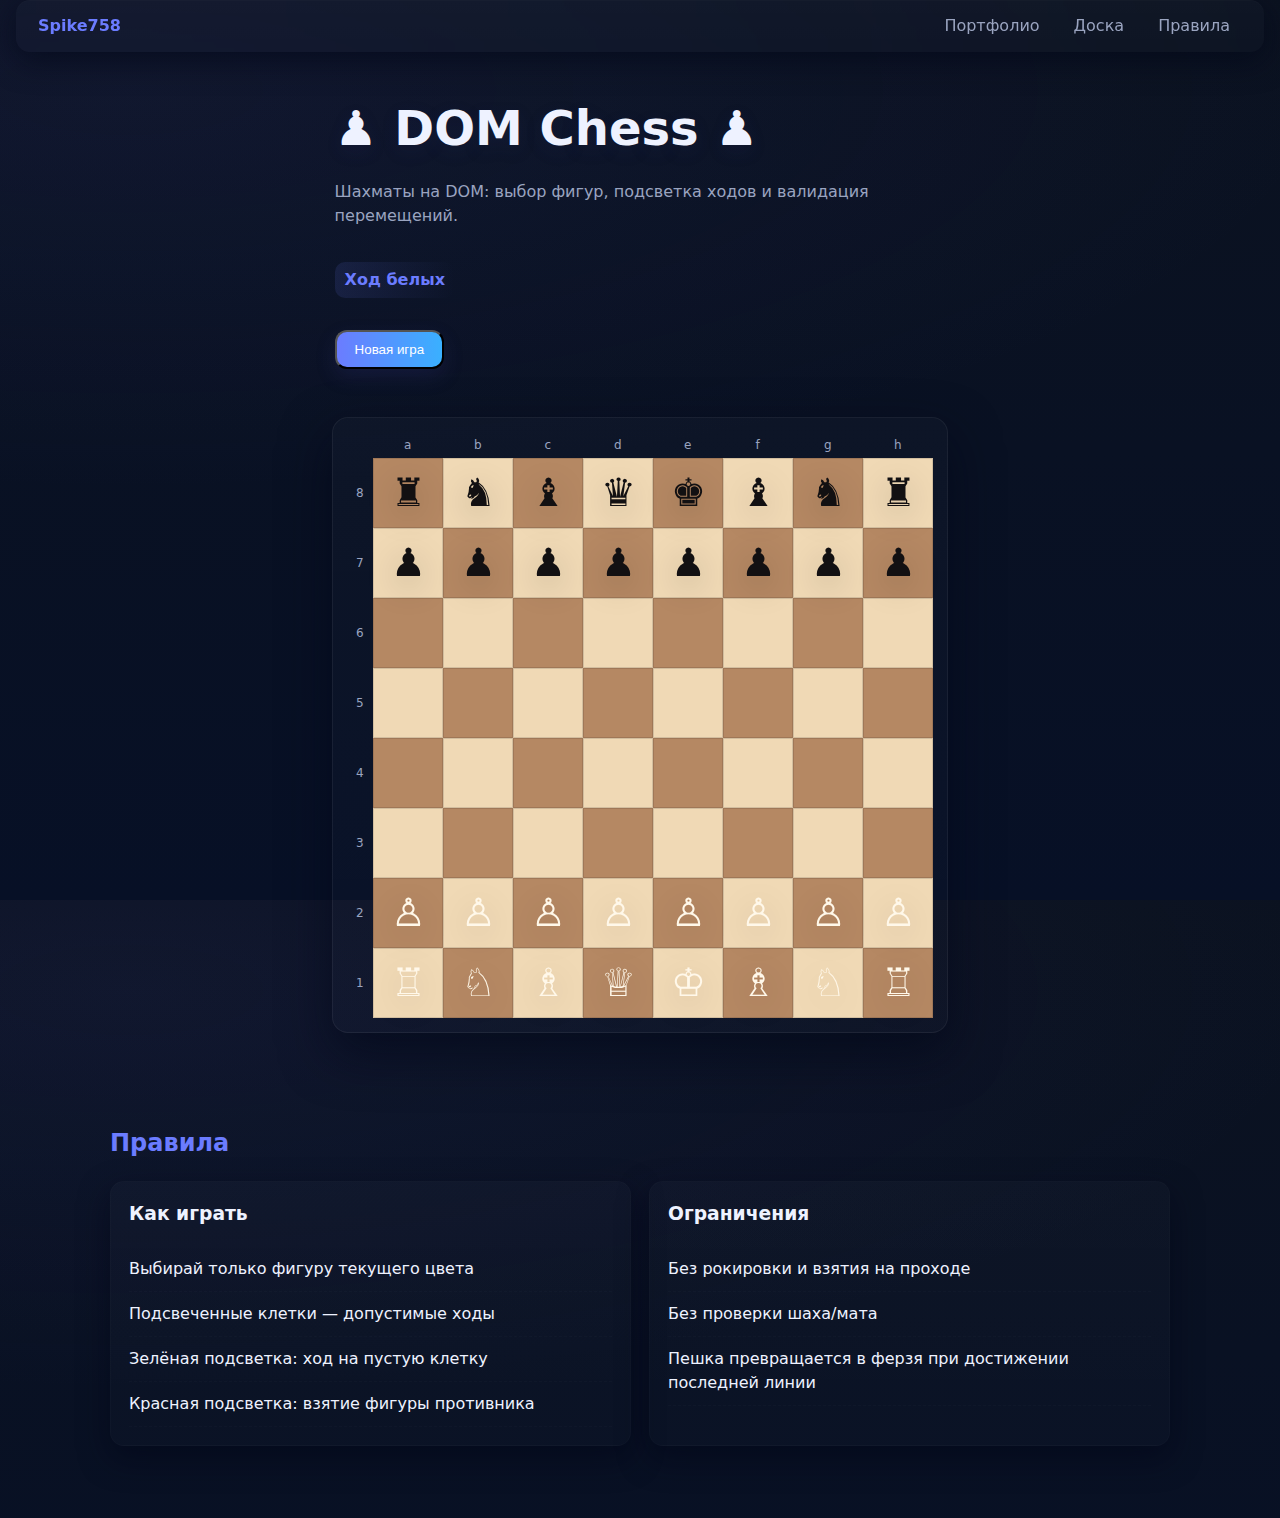
<file: src/chess/index.html>
<!doctype html>
<html lang="ru">
<head>
  <meta charset="utf-8" />
  <meta name="viewport" content="width=device-width, initial-scale=1" />
  <title>DOM Chess — Практическая №5</title>
  <link rel="icon" href="../portfolio/avatar.png" type="image/png">
  <link rel="stylesheet" href="../portfolio/style.css">
  <link rel="stylesheet" href="./css/style.css">
</head>
<body>
  <header>
    <nav class="nav">
      <a class="logo" href="../portfolio/">Spike758</a>
      <ul class="nav__list">
        <li><a href="../portfolio/">Портфолио</a></li>
        <li><a href="#board" class="js-anchor">Доска</a></li>
        <li><a href="#rules" class="js-anchor">Правила</a></li>
      </ul>
    </nav>
  </header>

  <main>
    <section class="hero chess-hero" id="board">
      <div class="hero__content chess-hero__content">
        <div class="hero__text">
          <h1>♟ DOM Chess ♟</h1>
          <p class="lead">Шахматы на DOM: выбор фигур, подсветка ходов и валидация перемещений.</p>
          <div class="roles" id="turnLabel" aria-live="polite">Ход белых</div>
          <div class="chess-actions">
            <button class="btn" type="button" id="newGame">Новая игра</button>
            <div class="chess-hint muted" id="hint" role="status"></div>
          </div>
        </div>

        <div class="hero__avatar chess-boardCard">
          <div class="chess-grid" id="chessGrid" aria-label="Шахматная доска" role="grid"></div>
        </div>
      </div>
    </section>

    <div class="container">
      <section class="section" id="rules">
        <h2>Правила</h2>
        <div class="skills-grid">
          <div class="skill-card">
            <h3>Как играть</h3>
            <ul class="skill-list">
              <li>Выбирай только фигуру текущего цвета</li>
              <li>Подсвеченные клетки — допустимые ходы</li>
              <li>Зелёная подсветка: ход на пустую клетку</li>
              <li>Красная подсветка: взятие фигуры противника</li>
            </ul>
          </div>
          <div class="skill-card">
            <h3>Ограничения</h3>
            <ul class="skill-list">
              <li>Без рокировки и взятия на проходе</li>
              <li>Без проверки шаха/мата</li>
              <li>Пешка превращается в ферзя при достижении последней линии</li>
            </ul>
          </div>
        </div>
      </section>
    </div>
  </main>

  <script src="./js/utils.js" defer></script>
  <script src="./js/pieces.js" defer></script>
  <script src="./js/board.js" defer></script>
  <script src="./js/game.js" defer></script>
</body>
</html>
</file>
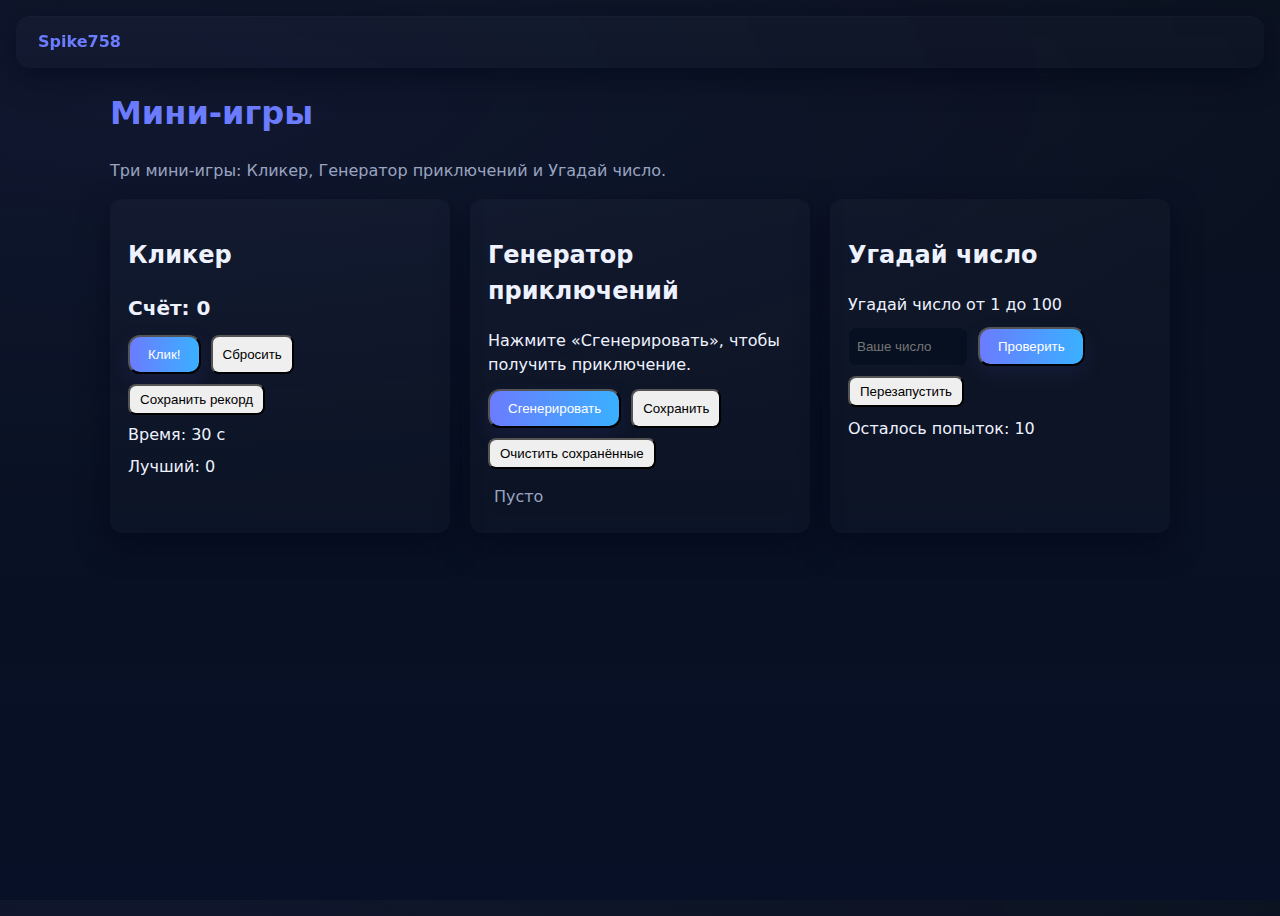
<file: src/minigames/index.html>
<!doctype html>
<html lang="ru">
<head>
  <meta charset="utf-8" />
  <meta name="viewport" content="width=device-width,initial-scale=1" />
  <title>Minigames — Spike758</title>

  <link rel="stylesheet" href="../portfolio/style.css">
  <style>
    
    .games-grid{display:grid;grid-template-columns:repeat(auto-fit,minmax(300px,1fr));gap:20px}
    .game-card{padding:18px;border-radius:12px;background:linear-gradient(180deg, rgba(255,255,255,0.02), rgba(255,255,255,0.01));box-shadow:0 12px 30px rgba(2,6,23,0.55)}
    .game-controls{display:flex;gap:10px;flex-wrap:wrap;margin-top:12px}
    .small{padding:6px 10px;border-radius:8px}
    .score{font-weight:700;font-size:20px;margin-top:8px}
    .saved-list{margin-top:10px;max-height:160px;overflow:auto;padding:6px;border-radius:8px;background:rgba(0,0,0,0.03)}
  </style>
</head>
<body>
  <header class="nav" style="margin:16px">
    <a class="logo" href="https://spike758.github.io/portfolio/">Spike758</a>
    <div></div>
  </header>

  <main class="container">
    <h1 style="color:var(--accent)">Мини‑игры</h1>
    <p class="lead">Три мини‑игры: Кликер, Генератор приключений и Угадай число.</p>

    <div class="games-grid">
     
      <section class="game-card" id="clicker">
        <h2>Кликер</h2>
        <div class="score">Счёт: <span id="click-score">0</span></div>
        <div class="game-controls">
          <button id="click-btn" class="btn">Клик!</button>
          <button id="click-reset" class="small">Сбросить</button>
          <button id="click-save" class="small">Сохранить рекорд</button>
        </div>
        <div style="margin-top:8px">Время: <span id="click-timer">30</span> с</div>
        <div id="click-message" style="margin-top:8px;color:var(--muted)"></div>
        <div style="margin-top:8px">Лучший: <span id="click-best">0</span></div>
      </section>

     
      <section class="game-card" id="adventure">
        <h2>Генератор приключений</h2>
        <div id="adv-text" style="min-height:48px">Нажмите «Сгенерировать», чтобы получить приключение.</div>
        <div class="game-controls">
          <button id="adv-gen" class="btn">Сгенерировать</button>
          <button id="adv-save" class="small">Сохранить</button>
          <button id="adv-clear" class="small">Очистить сохранённые</button>
        </div>
        <div class="saved-list" id="adv-saved"></div>
      </section>

    
      <section class="game-card" id="guess">
        <h2>Угадай число</h2>
        <div>Угадай число от 1 до 100</div>
        <div class="game-controls" style="margin-top:10px">
          <input id="guess-input" type="number" min="1" max="100" placeholder="Ваше число" style="padding:8px;border-radius:8px;border:1px solid rgba(255,255,255,0.03);width:120px">
          <button id="guess-submit" class="btn">Проверить</button>
          <button id="guess-restart" class="small">Перезапустить</button>
        </div>
        <div id="guess-message" style="margin-top:10px;color:var(--muted)"></div>
        <div style="margin-top:8px">Осталось попыток: <span id="guess-left">10</span></div>
      </section>
    </div>

  </main>

  <script src="./minigames.js"></script>
</body>
</html>
</file>
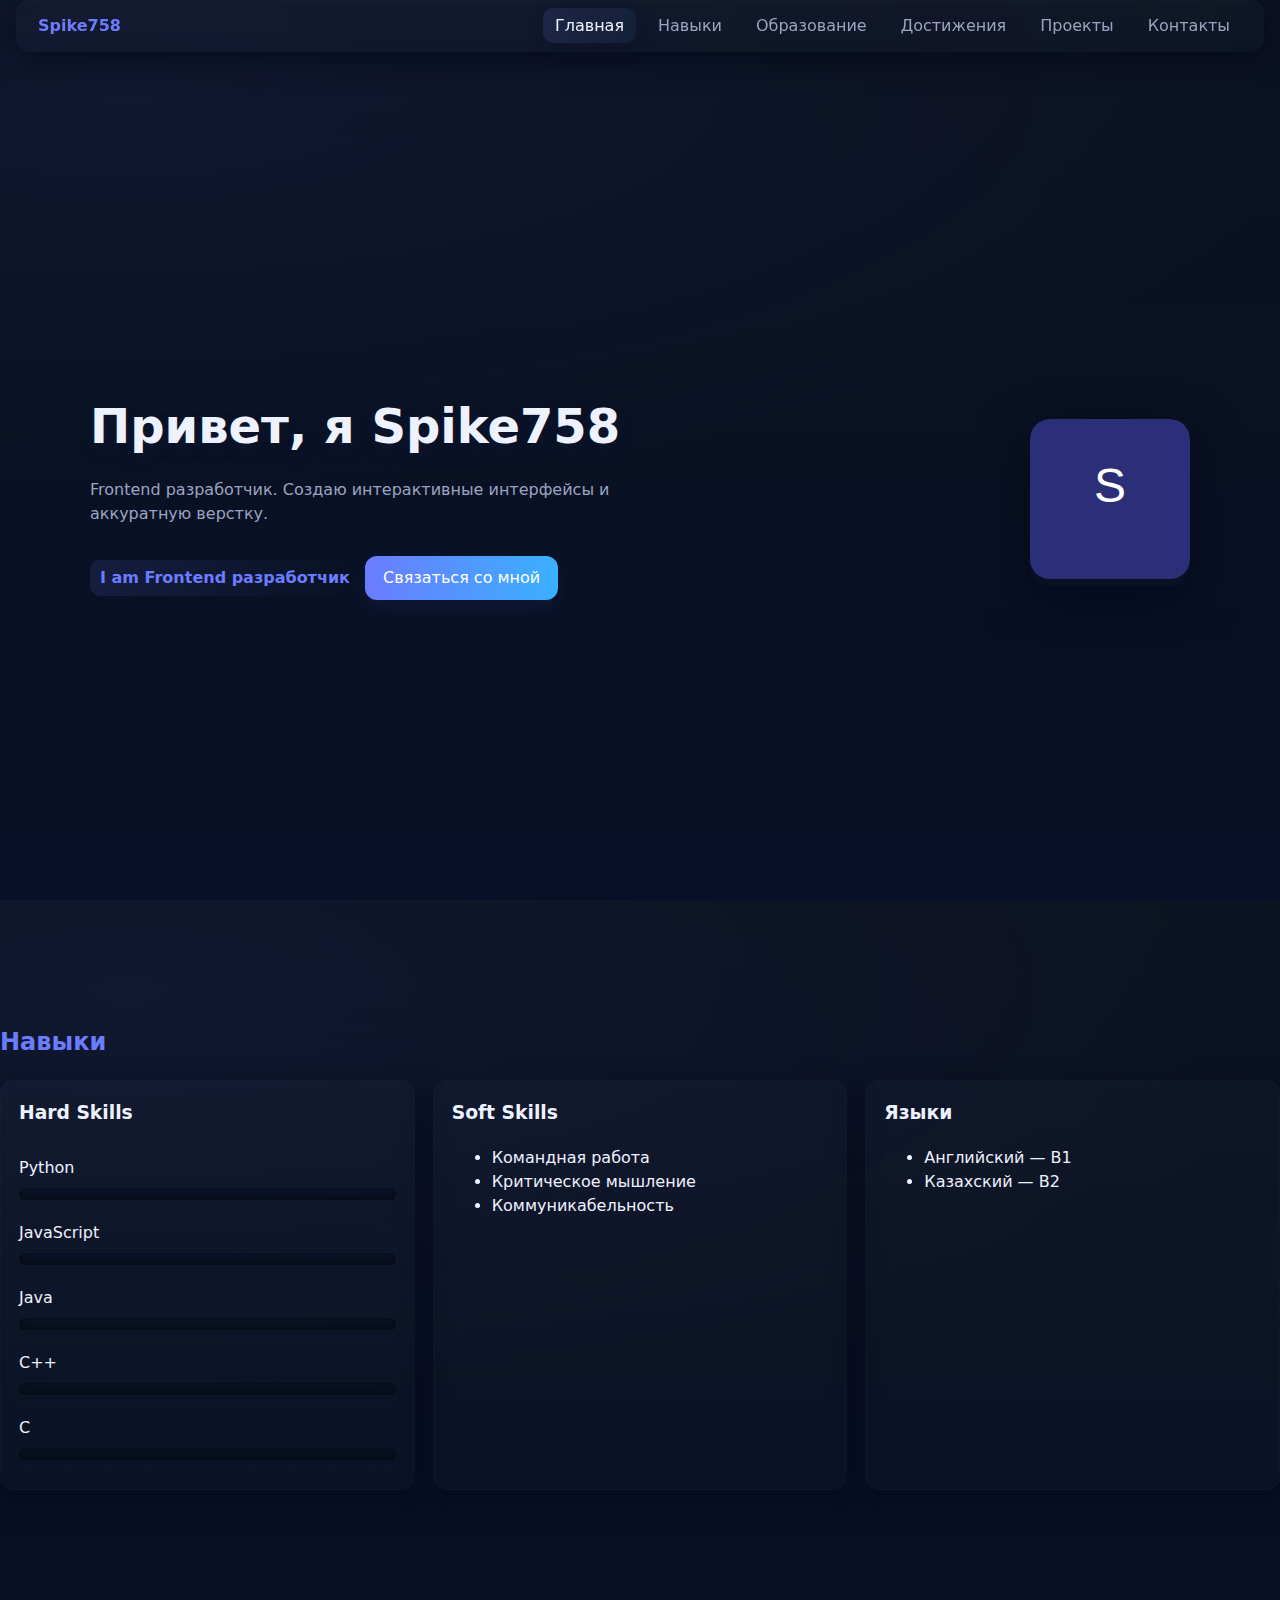
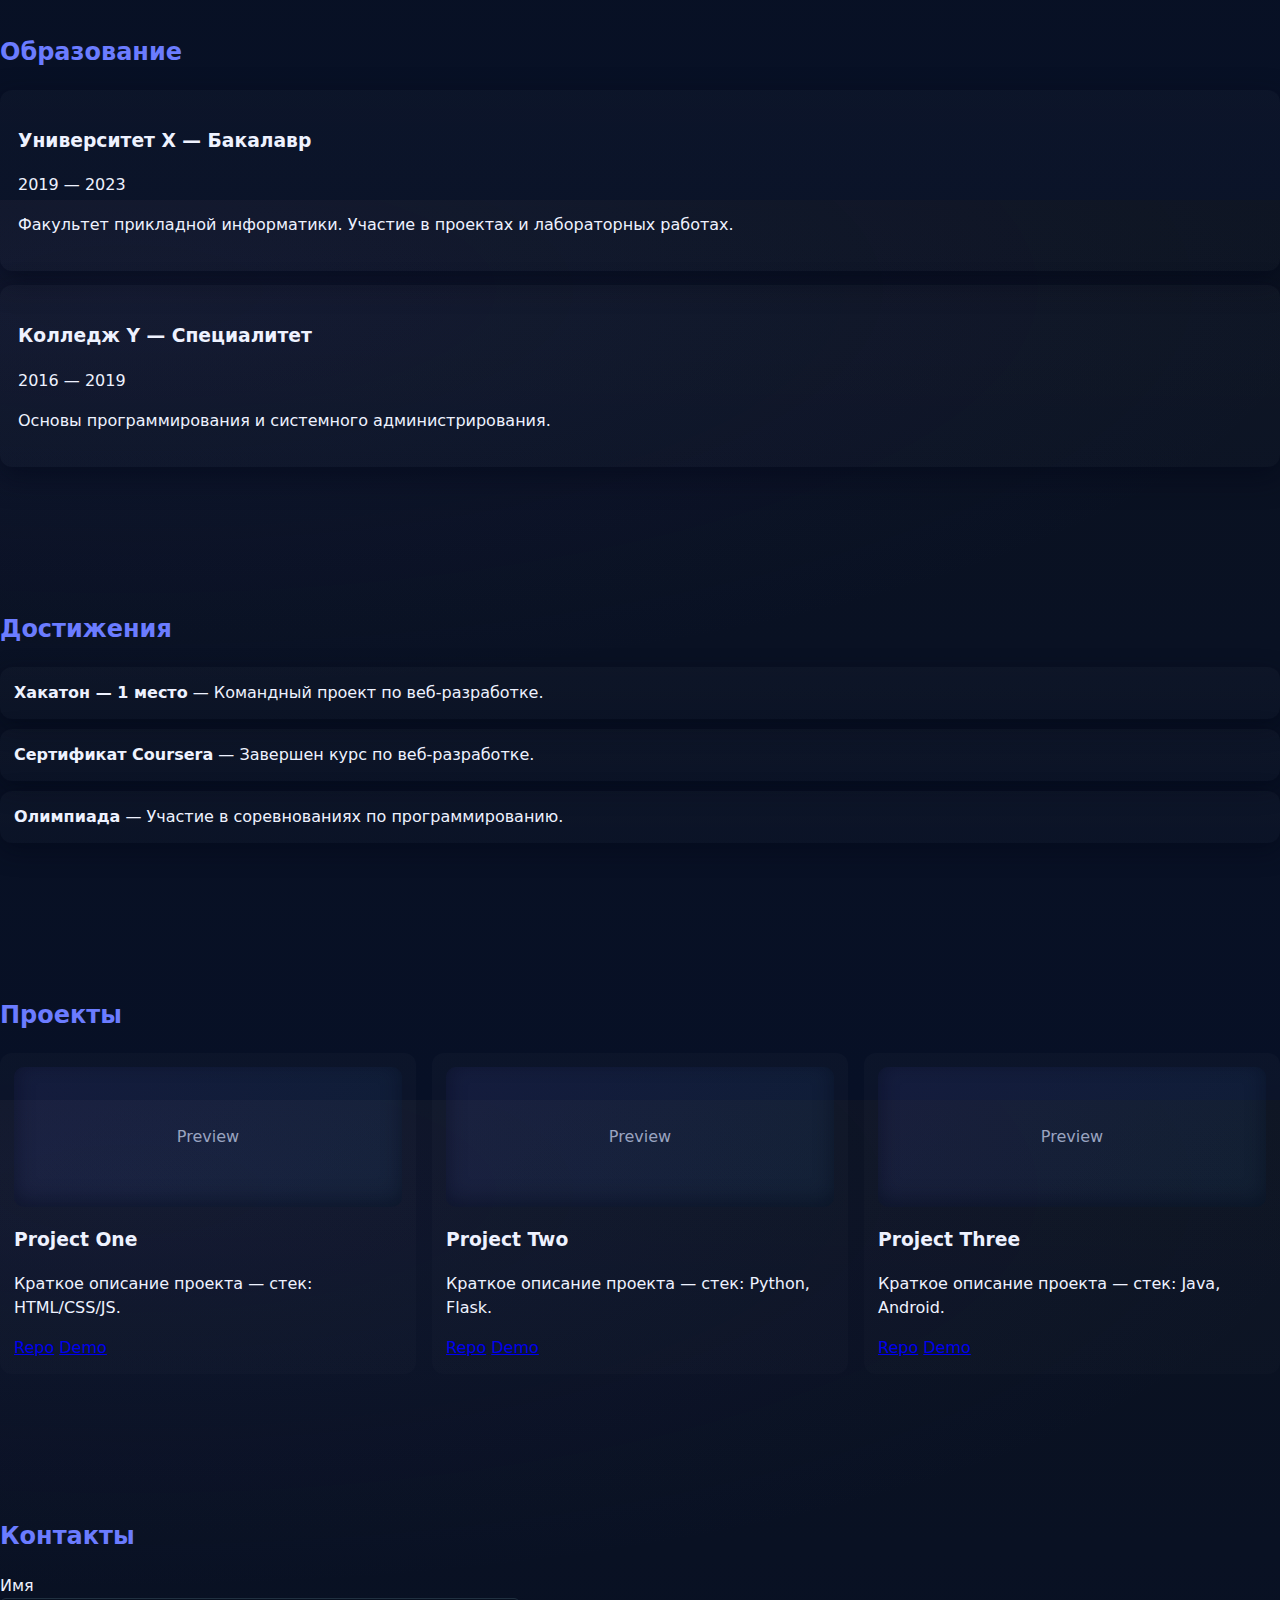
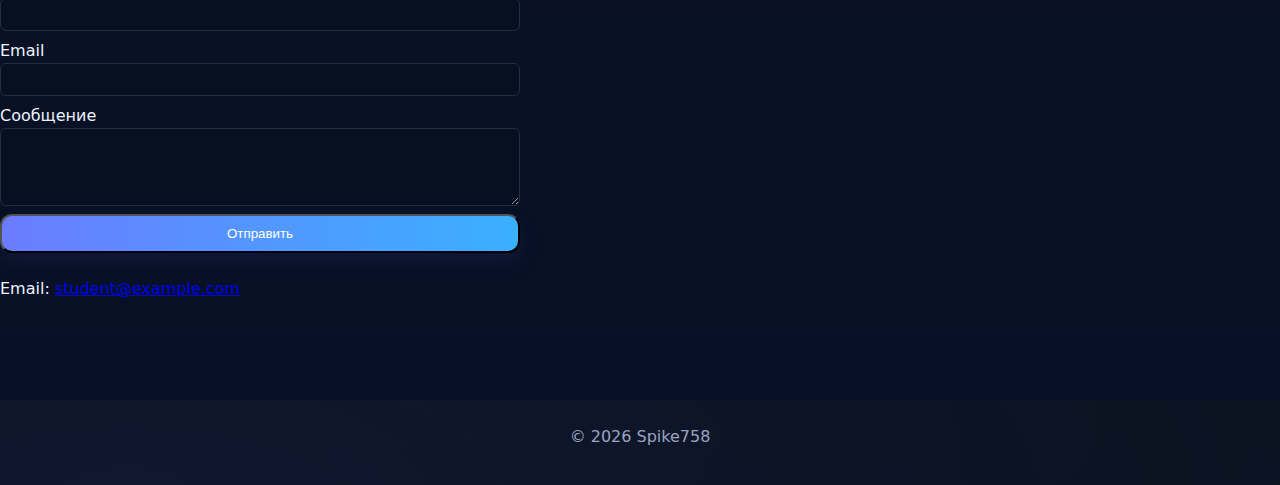
<file: src/portfolio/index.html>
<!doctype html>
<html lang="ru">
<head>
  <meta charset="utf-8" />
  <meta name="viewport" content="width=device-width,initial-scale=1" />
  <title>Портфолио — Spike758</title>
  <link rel="icon" href="./favicon.svg" type="image/svg+xml">
  <link rel="stylesheet" href="./style.css">
</head>
<body>
  <header>
    <nav class="nav" id="navbar">
      <a class="logo" href="#home">Spike758</a>
      <ul class="nav__list">
        <li><a href="#home">Главная</a></li>
        <li><a href="#skills">Навыки</a></li>
        <li><a href="#education">Образование</a></li>
        <li><a href="#achievements">Достижения</a></li>
        <li><a href="#projects">Проекты</a></li>
        <li><a href="#contacts">Контакты</a></li>
      </ul>
    </nav>
  </header>

  <main>
    <section id="home" class="hero">
      <div class="hero__content">
        <div class="hero__text">
          <h1>Привет, я Spike758</h1>
          <p class="lead">Frontend разработчик. Создаю интерактивные интерфейсы и аккуратную верстку.</p>
          <div class="roles">I am <span id="role">Frontend разработчик</span></div>
          <a class="btn" href="#contacts">Связаться со мной</a>
        </div>
        <div class="hero__avatar" aria-hidden="true">
          <svg width="160" height="160" viewBox="0 0 160 160" xmlns="http://www.w3.org/2000/svg">
            <rect rx="20" width="160" height="160" fill="#2b2f77" />
            <text x="50%" y="52%" fill="#fff" font-size="48" font-family="sans-serif" text-anchor="middle">S</text>
          </svg>
        </div>
      </div>
    </section>

    <section id="skills" class="section">
      <h2>Навыки</h2>
      <div class="skills-grid">
        <div class="skill-card">
          <h3>Hard Skills</h3>
          <ul class="skill-list">
            <li>Python <div class="bar"><span data-value="70"></span></div></li>
            <li>JavaScript <div class="bar"><span data-value="10"></span></div></li>
            <li>Java <div class="bar"><span data-value="60"></span></div></li>
            <li>C++ <div class="bar"><span data-value="40"></span></div></li>
            <li>C <div class="bar"><span data-value="50"></span></div></li>
          </ul>
        </div>
        <div class="skill-card">
          <h3>Soft Skills</h3>
          <ul>
            <li>Командная работа</li>
            <li>Критическое мышление</li>
            <li>Коммуникабельность</li>
          </ul>
        </div>
        <div class="skill-card">
          <h3>Языки</h3>
          <ul>
            <li>Английский — B1</li>
            <li>Казахский — B2</li>
          </ul>
        </div>
      </div>
    </section>

    <section id="education" class="section">
      <h2>Образование</h2>
      <div class="timeline">
        <article class="timeline__item">
          <h3>Университет X — Бакалавр</h3>
          <time>2019 — 2023</time>
          <p>Факультет прикладной информатики. Участие в проектах и лабораторных работах.</p>
        </article>
        <article class="timeline__item">
          <h3>Колледж Y — Специалитет</h3>
          <time>2016 — 2019</time>
          <p>Основы программирования и системного администрирования.</p>
        </article>
      </div>
    </section>

    <section id="achievements" class="section">
      <h2>Достижения</h2>
      <ul class="achievements">
        <li><strong>Хакатон — 1 место</strong> — Командный проект по веб-разработке.</li>
        <li><strong>Сертификат Coursera</strong> — Завершен курс по веб-разработке.</li>
        <li><strong>Олимпиада</strong> — Участие в соревнованиях по программированию.</li>
      </ul>
    </section>

    <section id="projects" class="section">
      <h2>Проекты</h2>
      <div class="projects-grid">
        <article class="project">
          <div class="thumb" aria-hidden="true">Preview</div>
          <h3>Project One</h3>
          <p>Краткое описание проекта — стек: HTML/CSS/JS.</p>
          <div class="links"><a href="#">Repo</a> <a href="#">Demo</a></div>
        </article>
        <article class="project">
          <div class="thumb" aria-hidden="true">Preview</div>
          <h3>Project Two</h3>
          <p>Краткое описание проекта — стек: Python, Flask.</p>
          <div class="links"><a href="#">Repo</a> <a href="#">Demo</a></div>
        </article>
        <article class="project">
          <div class="thumb" aria-hidden="true">Preview</div>
          <h3>Project Three</h3>
          <p>Краткое описание проекта — стек: Java, Android.</p>
          <div class="links"><a href="#">Repo</a> <a href="#">Demo</a></div>
        </article>
      </div>
    </section>

    <section id="contacts" class="section">
      <h2>Контакты</h2>
      <form id="contactForm" novalidate>
        <label>Имя <input name="name" required></label>
        <label>Email <input name="email" type="email" required></label>
        <label>Сообщение <textarea name="message" rows="4" required></textarea></label>
        <button type="submit" class="btn">Отправить</button>
        <div id="formMessage" role="status"></div>
      </form>
      <p>Email: <a href="mailto:student@example.com">student@example.com</a></p>
    </section>
  </main>

  <footer class="footer">
    <p>© <span id="year"></span> Spike758</p>
  </footer>

  <script src="./script.js"></script>
</body>
</html>
</file>
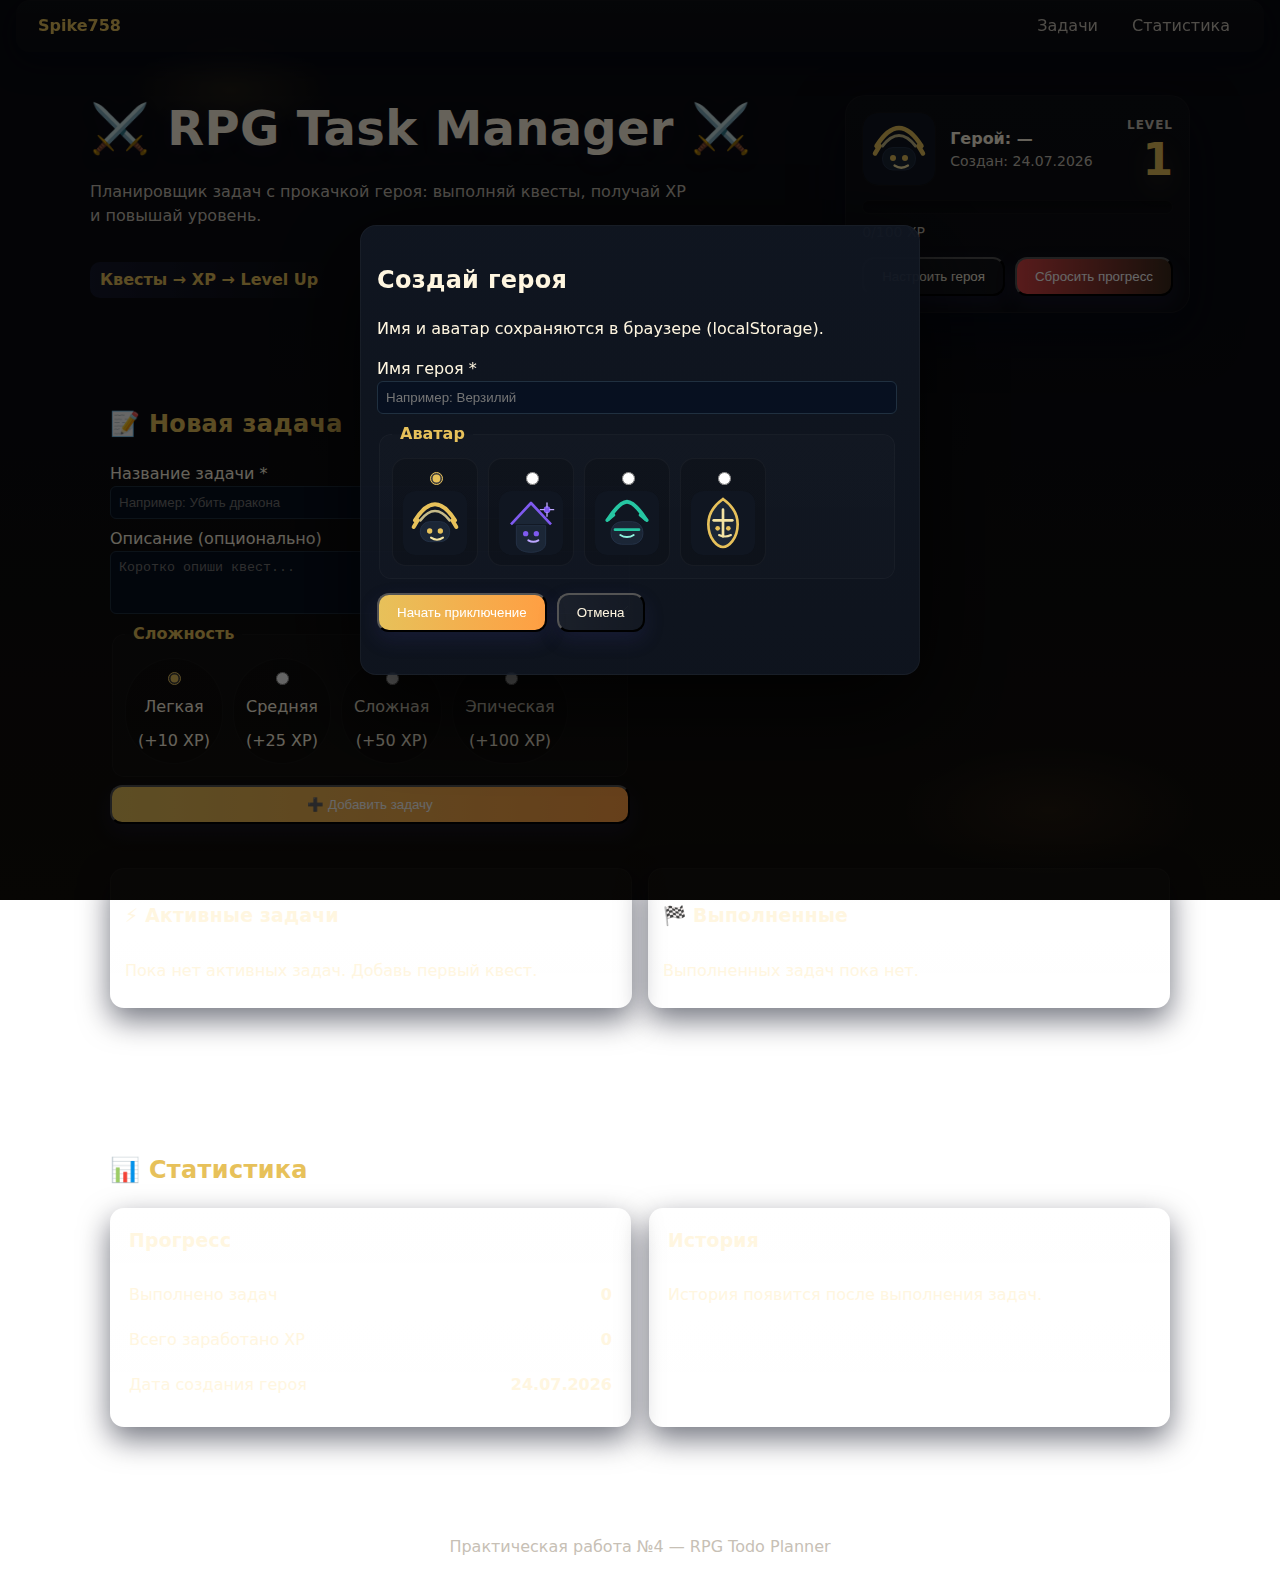
<file: src/projectFour/index.html>
<!doctype html>
<html lang="ru">
<head>
  <meta charset="utf-8" />
  <meta name="viewport" content="width=device-width, initial-scale=1" />
  <title>RPG Task Manager — Практическая №4</title>
  <link rel="icon" href="../portfolio/avatar.png" type="image/png">
  <link rel="stylesheet" href="../portfolio/style.css">
  <link rel="stylesheet" href="./css/style.css">
</head>
<body>
  <header>
    <nav class="nav">
      <a class="logo" href="https://spike758.github.io/portfolio/">Spike758</a>
      <ul class="nav__list">
        <li><a href="#tasks" class="js-anchor">Задачи</a></li>
        <li><a href="#stats" class="js-anchor">Статистика</a></li>
      </ul>
    </nav>
  </header>

  <main>
    <section class="hero rpg-hero">
      <div class="hero__content rpg-hero__content">
        <div class="hero__text">
          <h1>⚔️ RPG Task Manager ⚔️</h1>
          <p class="lead">Планировщик задач с прокачкой героя: выполняй квесты, получай XP и повышай уровень.</p>
          <div class="roles">Квесты → XP → Level Up</div>
        </div>

        <div class="hero__avatar rpg-hero__card" id="characterCard" aria-live="polite">
          <div class="rpg-character">
            <div class="rpg-character__row">
              <img id="characterAvatar" class="rpg-avatar" src="./assets/images/avatar-warrior.svg" alt="Аватар героя" width="96" height="96" />
              <div class="rpg-character__meta">
                <div class="rpg-character__title">Герой: <span id="characterName">—</span></div>
                <div class="rpg-character__sub">Создан: <span id="characterCreatedAt">—</span></div>
              </div>
              <div class="rpg-level">
                <div class="rpg-level__label">LEVEL</div>
                <div class="rpg-level__value" id="characterLevel">1</div>
              </div>
            </div>

            <div class="rpg-xp">
              <div class="rpg-xp__bar" role="progressbar" aria-valuemin="0" aria-valuemax="100" aria-valuenow="0">
                <div class="rpg-xp__fill" id="xpFill" style="width:0%"></div>
              </div>
              <div class="rpg-xp__text">
                <span id="xpText">0/100 XP</span>
              </div>
            </div>

            <div class="rpg-character__actions">
              <button class="btn rpg-btn-secondary" id="openSetup">Настроить героя</button>
              <button class="btn rpg-btn-danger" id="resetProgress">Сбросить прогресс</button>
            </div>
          </div>
        </div>
      </div>
    </section>

    <div class="container">
      <section class="section" id="tasks">
        <h2>📝 Новая задача</h2>

        <form id="taskForm" class="rpg-form" novalidate>
          <label>
            Название задачи *
            <input name="title" id="taskTitle" required maxlength="80" placeholder="Например: Убить дракона" />
          </label>

          <label>
            Описание (опционально)
            <textarea name="description" id="taskDescription" rows="3" maxlength="240" placeholder="Коротко опиши квест..."></textarea>
          </label>

          <fieldset class="rpg-fieldset">
            <legend>Сложность</legend>
            <div class="rpg-difficulty" role="radiogroup" aria-label="Сложность задачи">
              <label class="rpg-pill"><input type="radio" name="difficulty" value="easy" checked> Легкая <span class="muted">(+10 XP)</span></label>
              <label class="rpg-pill"><input type="radio" name="difficulty" value="medium"> Средняя <span class="muted">(+25 XP)</span></label>
              <label class="rpg-pill"><input type="radio" name="difficulty" value="hard"> Сложная <span class="muted">(+50 XP)</span></label>
              <label class="rpg-pill"><input type="radio" name="difficulty" value="epic"> Эпическая <span class="muted">(+100 XP)</span></label>
            </div>
          </fieldset>

          <button type="submit" class="btn">➕ Добавить задачу</button>
          <div id="taskFormMessage" class="rpg-form__message" role="status"></div>
        </form>

        <div class="rpg-columns">
          <section class="rpg-panel" aria-labelledby="activeTasksTitle">
            <h3 id="activeTasksTitle">⚡ Активные задачи</h3>
            <div id="activeTasks" class="rpg-tasklist"></div>
            <div id="activeEmpty" class="muted rpg-empty hidden">Пока нет активных задач. Добавь первый квест.</div>
          </section>

          <section class="rpg-panel" aria-labelledby="completedTasksTitle">
            <h3 id="completedTasksTitle">🏁 Выполненные</h3>
            <div id="completedTasks" class="rpg-tasklist"></div>
            <div id="completedEmpty" class="muted rpg-empty hidden">Выполненных задач пока нет.</div>
          </section>
        </div>
      </section>

      <section class="section" id="stats">
        <h2>📊 Статистика</h2>
        <div class="skills-grid rpg-stats">
          <div class="skill-card">
            <h3>Прогресс</h3>
            <ul class="skill-list">
              <li>Выполнено задач <strong id="statCompleted">0</strong></li>
              <li>Всего заработано XP <strong id="statTotalXp">0</strong></li>
              <li>Дата создания героя <strong id="statCreatedAt">—</strong></li>
            </ul>
          </div>

          <div class="skill-card">
            <h3>История</h3>
            <div id="history" class="rpg-history"></div>
            <div id="historyEmpty" class="muted rpg-empty hidden">История появится после выполнения задач.</div>
          </div>
        </div>
      </section>
    </div>
  </main>

  <footer class="footer">
    <div class="container">
      <p>Практическая работа №4 — RPG Todo Planner</p>
    </div>
  </footer>

  <div class="rpg-toasts" id="toasts" aria-live="polite" aria-relevant="additions"></div>

  <div class="rpg-modal hidden" id="setupModal" role="dialog" aria-modal="true" aria-labelledby="setupTitle">
    <div class="rpg-modal__backdrop" data-close="true"></div>
    <div class="rpg-modal__card">
      <h2 id="setupTitle">Создай героя</h2>
      <p class="muted">Имя и аватар сохраняются в браузере (localStorage).</p>

      <form id="setupForm" class="rpg-form" novalidate>
        <label>
          Имя героя *
          <input id="setupName" required maxlength="24" placeholder="Например: Верзилий" />
        </label>

        <fieldset class="rpg-fieldset">
          <legend>Аватар</legend>
          <div class="rpg-avatars" id="avatarChoices">
            <label class="rpg-avatarChoice"><input type="radio" name="avatar" value="warrior" checked><img src="./assets/images/avatar-warrior.svg" alt="Воин" width="64" height="64"></label>
            <label class="rpg-avatarChoice"><input type="radio" name="avatar" value="mage"><img src="./assets/images/avatar-mage.svg" alt="Маг" width="64" height="64"></label>
            <label class="rpg-avatarChoice"><input type="radio" name="avatar" value="rogue"><img src="./assets/images/avatar-rogue.svg" alt="Разбойник" width="64" height="64"></label>
            <label class="rpg-avatarChoice"><input type="radio" name="avatar" value="paladin"><img src="./assets/images/avatar-paladin.svg" alt="Паладин" width="64" height="64"></label>
          </div>
        </fieldset>

        <div class="rpg-modal__actions">
          <button class="btn" type="submit">Начать приключение</button>
          <button class="btn rpg-btn-secondary" type="button" id="closeSetup">Отмена</button>
        </div>

        <div id="setupMessage" class="rpg-form__message" role="status"></div>
      </form>
    </div>
  </div>

  <script src="./js/storage.js" defer></script>
  <script src="./js/character.js" defer></script>
  <script src="./js/tasks.js" defer></script>
  <script src="./js/app.js" defer></script>
</body>
</html>
</file>
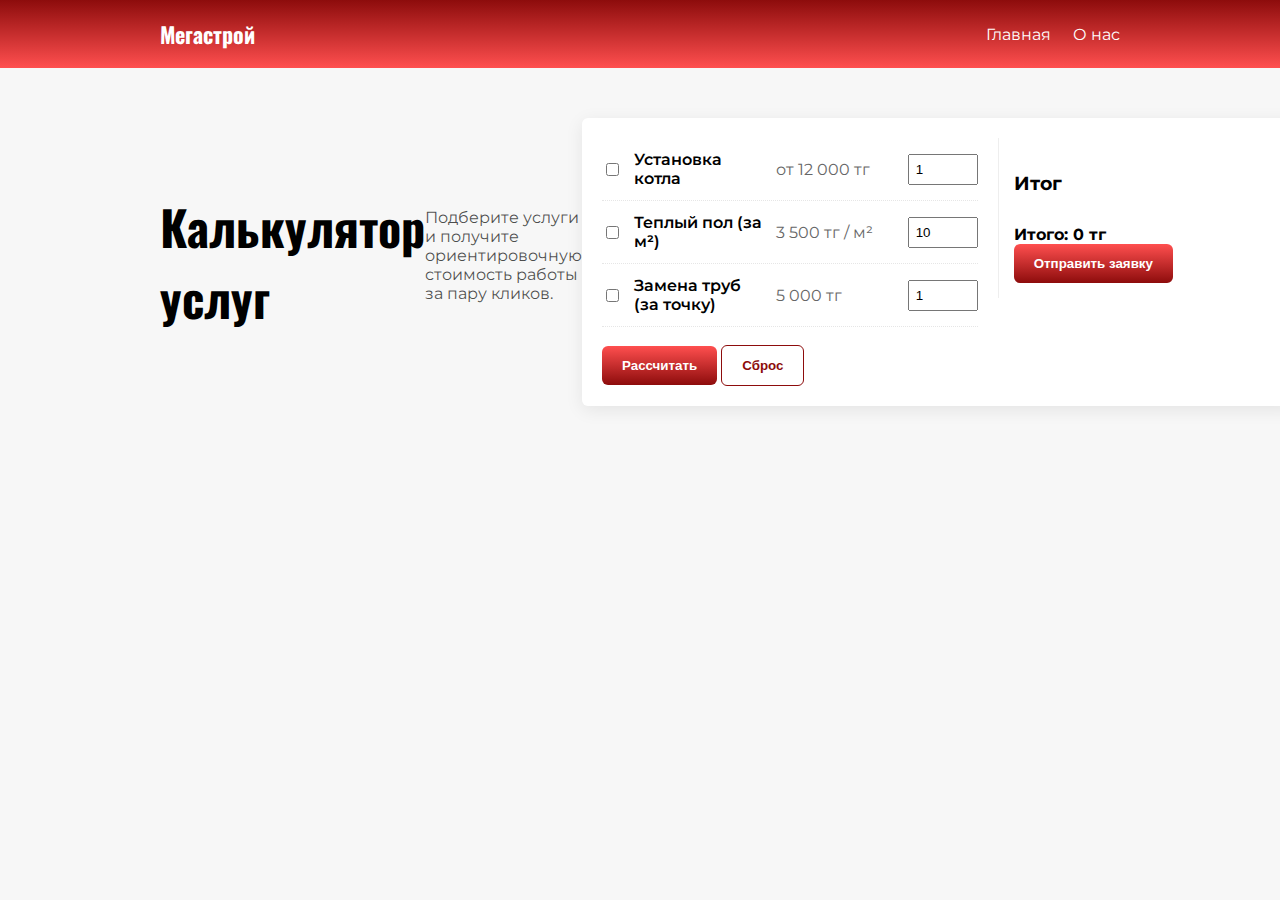
<file: src/projectone/calculator/index.html>
<!DOCTYPE html>
<html lang="ru">
<head>
  <meta charset="utf-8">
  <meta name="viewport" content="width=device-width, initial-scale=1">
  <title>Калькулятор услуг — Мегастрой</title>
  <link rel="preconnect" href="https://fonts.googleapis.com">
  <link rel="preconnect" href="https://fonts.gstatic.com" crossorigin>
  <link href="https://fonts.googleapis.com/css2?family=Oswald:wght@300;400;600;700&family=Montserrat:wght@300;400;600&display=swap" rel="stylesheet">
  <link rel="stylesheet" href="assets/css/style.css">
</head>
<body>
  <header class="site-header">
    <div class="wrapper">
      <div class="logo">Мегастрой</div>
      <nav class="nav">
        <a href="../index.html">Главная</a>
        <a href="../assets/pages/company.html">О нас</a>
      </nav>
    </div>
  </header>

  <main class="main">
    <div class="wrapper">
      <h1 class="title">Калькулятор услуг</h1>
      <p class="lead">Подберите услуги и получите ориентировочную стоимость работы за пару кликов.</p>

      <section class="calculator card">
        <form id="calcForm">
          <div class="service-list">
            <label class="service-row">
              <input type="checkbox" name="service" value="installation" data-price="12000">
              <span class="service-name">Установка котла</span>
              <span class="price">от 12 000 тг</span>
              <input type="number" class="qty" name="installation_qty" min="0" value="1">
            </label>

            <label class="service-row">
              <input type="checkbox" name="service" value="floor" data-price="3500">
              <span class="service-name">Теплый пол (за м²)</span>
              <span class="price">3 500 тг / м²</span>
              <input type="number" class="qty" name="floor_qty" min="0" value="10">
            </label>

            <label class="service-row">
              <input type="checkbox" name="service" value="pipe" data-price="5000">
              <span class="service-name">Замена труб (за точку)</span>
              <span class="price">5 000 тг</span>
              <input type="number" class="qty" name="pipe_qty" min="0" value="1">
            </label>
          </div>

          <div class="controls">
            <button type="button" id="calcBtn" class="btn">Рассчитать</button>
            <button type="button" id="resetBtn" class="btn ghost">Сброс</button>
          </div>
        </form>

        <aside class="summary" id="summary">
          <h3>Итог</h3>
          <div id="breakdown"></div>
          <div class="total">Итого: <span id="total">0 тг</span></div>
          <button id="requestBtn" class="btn">Отправить заявку</button>
        </aside>
      </section>
    </div>
  </main>

  <script src="assets/js/calculator.js"></script>
</body>
</html>
</file>
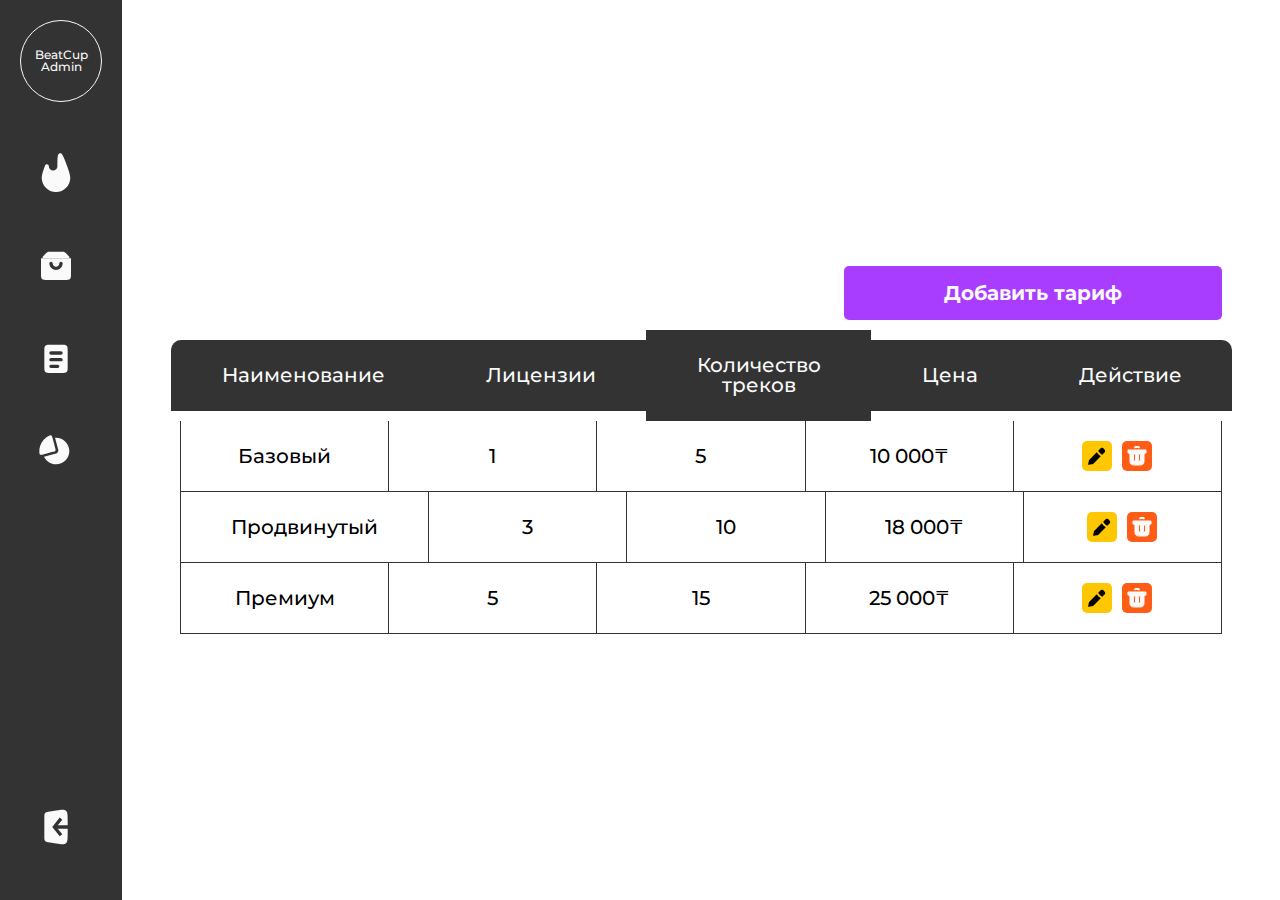
<file: src/projecttwo/public/index.html>
<!DOCTYPE html>
<html lang="ru">
  <head>
    <meta charset="UTF-8" />
    <meta name="viewport" content="width=device-width, initial-scale=1.0" />
    <link rel="stylesheet" href="./settings/reset.css" />
    <link rel="stylesheet" href="./style.css" />
    <title>Диплом</title>
  </head>
  <body>
    <div class="container">
      <div class="panel active">
        <div class="upper-block">
          <div class="logo" onclick="openPanel()">
            <div class="circle">
              <p class="BodySmall">BeatCup Admin</p>
            </div>
          </div>
          <div class="links">
            <div class="link">
              <a href="./index.html"> <div class="svg-container">
                <svg
                  width="10"
                  height="14"
                  viewBox="0 0 10 14"
                  xmlns="http://www.w3.org/2000/svg"
                >
                  <path
                    d="M2.5 5.00029C2.5 4.20875 1.44722 3.99895 1.16791 4.73957C0.492283 6.53109 0 8.13374 0 9.00022C0 11.7616 2.23858 14.0002 5 14.0002C7.76142 14.0002 10 11.7616 10 9.00022C10 8.06931 9.43178 6.28866 8.67844 4.33698C7.70257 1.80879 7.21464 0.544691 6.61233 0.476604C6.4196 0.454817 6.20934 0.493988 6.03739 0.583715C5.5 0.864126 5.5 2.24285 5.5 5.00029C5.5 5.82872 4.82843 6.50029 4 6.50029C3.17157 6.50029 2.5 5.82872 2.5 5.00029Z"
                  />
                </svg>
              </div></a>
             

              <a href="./index.html" class="CaptionM">тарифы</a>
            </div>
            <div class="link">
              <a href="./products.html"><div class="svg-container">
                <svg
                  width="24"
                  height="24"
                  viewBox="0 0 24 24"
                  xmlns="http://www.w3.org/2000/svg"
                >
                  <path
                    d="M4 7.41421C4 7.20984 4 7.10765 4.03806 7.01577C4.07612 6.92388 4.14838 6.85162 4.29289 6.70711L5.82843 5.17157C6.40649 4.59351 6.69552 4.30448 7.06306 4.15224C7.4306 4 7.83935 4 8.65685 4H15.3431C16.1606 4 16.5694 4 16.9369 4.15224C17.3045 4.30448 17.5935 4.59351 18.1716 5.17157L19.7071 6.70711C19.8516 6.85162 19.9239 6.92388 19.9619 7.01577C20 7.10765 20 7.20984 20 7.41421V8H4V7.41421Z"
                    stroke-width="2"
                  />
                  <path
                    fill-rule="evenodd"
                    clip-rule="evenodd"
                    d="M21 8H3V17C3 18.8856 3 19.8284 3.58579 20.4142C4.17157 21 5.11438 21 7 21H17C18.8856 21 19.8284 21 20.4142 20.4142C21 19.8284 21 18.8856 21 17V8ZM10 11C10 10.4477 9.55228 10 9 10C8.44772 10 8 10.4477 8 11C8 12.0609 8.42143 13.0783 9.17157 13.8284C9.92172 14.5786 10.9391 15 12 15C13.0609 15 14.0783 14.5786 14.8284 13.8284C15.5786 13.0783 16 12.0609 16 11C16 10.4477 15.5523 10 15 10C14.4477 10 14 10.4477 14 11C14 11.5304 13.7893 12.0391 13.4142 12.4142C13.0391 12.7893 12.5304 13 12 13C11.4696 13 10.9609 12.7893 10.5858 12.4142C10.2107 12.0391 10 11.5304 10 11Z"
                  />
                </svg>
              </div></a>
              

              <a href="./products.html" class="CaptionM">товары</a>
            </div>
            <div class="link">
              <a href="./orders.html">
                <div class="svg-container">
                  <svg
                    width="24"
                    height="24"
                    viewBox="0 0 24 24"
                    xmlns="http://www.w3.org/2000/svg"
                  >
                    <path
                      fill-rule="evenodd"
                      clip-rule="evenodd"
                      d="M5.58579 4.58579C5 5.17157 5 6.11438 5 8V17C5 18.8856 5 19.8284 5.58579 20.4142C6.17157 21 7.11438 21 9 21H15C16.8856 21 17.8284 21 18.4142 20.4142C19 19.8284 19 18.8856 19 17V8C19 6.11438 19 5.17157 18.4142 4.58579C17.8284 4 16.8856 4 15 4H9C7.11438 4 6.17157 4 5.58579 4.58579ZM9 8C8.44772 8 8 8.44772 8 9C8 9.55228 8.44772 10 9 10H15C15.5523 10 16 9.55228 16 9C16 8.44772 15.5523 8 15 8H9ZM9 12C8.44772 12 8 12.4477 8 13C8 13.5523 8.44772 14 9 14H15C15.5523 14 16 13.5523 16 13C16 12.4477 15.5523 12 15 12H9ZM9 16C8.44772 16 8 16.4477 8 17C8 17.5523 8.44772 18 9 18H13C13.5523 18 14 17.5523 14 17C14 16.4477 13.5523 16 13 16H9Z"
                    />
                  </svg>
                </div>
              </a>
              

              <a href="./orders.html" class="CaptionM">Заказы</a>
            </div>
            <div class="link">
              <a href="./statistics.html"><div class="svg-container">
                <svg
                  width="24"
                  height="24"
                  viewBox="0 0 24 24"
                  xmlns="http://www.w3.org/2000/svg"
                >
                  <path
                    fill-rule="evenodd"
                    clip-rule="evenodd"
                    d="M8.51669 4.79613C5.84343 6.09112 4 8.83028 4 12C4 12.1969 4.00711 12.3921 4.0211 12.5855L10.1629 10.9398L8.51669 4.79613ZM11.4148 4.02107L13.1901 10.6463L13.2017 10.6897C13.2517 10.8754 13.3222 11.1373 13.3532 11.3775C13.3922 11.6802 13.4014 12.159 13.1197 12.6469C12.838 13.1348 12.4188 13.3662 12.1371 13.4838C11.9136 13.5771 11.6515 13.647 11.4657 13.6965L11.4223 13.7081L4.79626 15.4836C6.0913 18.1567 8.83039 20 12 20C16.4183 20 20 16.4183 20 12C20 7.58172 16.4183 4 12 4C11.8032 4 11.6081 4.00711 11.4148 4.02107Z"
                  />
                  <path
                    d="M9.92945 4.27259C9.67849 3.33602 9.55302 2.86773 9.12083 2.67286C8.68865 2.47799 8.30723 2.66782 7.54439 3.04748C6.97028 3.33321 6.42361 3.67419 5.91239 4.06647C4.87054 4.8659 3.99636 5.86272 3.33975 7C2.68314 8.13728 2.25696 9.39275 2.08555 10.6947C2.00144 11.3336 1.97948 11.9775 2.01909 12.6176C2.07171 13.4681 2.09803 13.8933 2.48288 14.1701C2.86773 14.447 3.33602 14.3215 4.27259 14.0706L10.0681 12.5176C10.9788 12.2736 11.4342 12.1516 11.6413 11.7929C11.8484 11.4342 11.7264 10.9788 11.4824 10.0681L9.92945 4.27259Z"
                  />
                </svg>
              </div></a>
              

              <a href="./statistics.html" class="CaptionM">Статистика</a>
            </div>
          </div>
        </div>
        <div class="bottom-block">
          <a href="./auth.html">
            <svg
            width="24"
            height="24"
            viewBox="0 0 24 24"
            xmlns="http://www.w3.org/2000/svg"
          >
            <path
              fill-rule="evenodd"
              clip-rule="evenodd"
              d="M8.37905 2.66859L12.0686 2.08881C15.2892 1.58272 16.8995 1.32967 17.9497 2.22779C19 3.12591 19 4.75596 19 8.01607V10.9996H13.0806L15.7809 7.62428L14.2191 6.37489L10.2191 11.3749L9.71938 11.9996L10.2191 12.6243L14.2191 17.6243L15.7809 16.3749L13.0806 12.9996H19V15.9831C19 19.2432 19 20.8733 17.9497 21.7714C16.8995 22.6695 15.2892 22.4165 12.0686 21.9104L8.37905 21.3306C6.76632 21.0771 5.95995 20.9504 5.47998 20.3891C5 19.8279 5 19.0116 5 17.3791V6.6201C5 4.98758 5 4.17132 5.47998 3.61003C5.95995 3.04874 6.76632 2.92202 8.37905 2.66859Z"
            />
          </svg>
          </a>
          
          <a href="./auth.html" class="CaptionM">Выход</a>
        </div>
      </div>
      <div class="content">
        <div class="wrapper">
          <div class="text-container">
            
            <input
              type="button"
              value="Добавить тариф"
              class="btn inverse"
              onclick="modalOpen()"
            />
          </div>
          <div class="table-container" id="ssd">
            <div class="row">
              <div class="col title rc-l"><h3>Наименование</h3></div>
              <div class="col title"><h3>Лицензии</h3></div>
              <div class="col title"><h3>Количество треков</h3></div>
              <div class="col title"><h3>Цена</h3></div>
              <div class="col title rc-r"><h3>Действие</h3></div>
            </div>
            <div class="row">
              <div class="col name"><h3>Базовый</h3></div>
              <div class="col lic"><h3>1</h3></div>
              <div class="col track"><h3>5</h3></div>
              <div class="col price"><h3>10 000₸</h3></div>
              <div class="col bd-r action">
                <div class="square pen" onclick="openEdit(this)">
                  <svg
                    width="18"
                    height="18"
                    viewBox="0 0 18 18"
                    xmlns="http://www.w3.org/2000/svg"
                  >
                    <path
                      fill-rule="evenodd"
                      clip-rule="evenodd"
                      d="M14.2038 7.79595L15.9998 5.99994C16.545 5.45469 16.8176 5.18207 16.9634 4.88797C17.2407 4.32842 17.2407 3.67146 16.9634 3.11191C16.8176 2.81782 16.545 2.54519 15.9998 1.99994C15.4545 1.45469 15.1819 1.18207 14.8878 1.03633C14.3282 0.759048 13.6713 0.759048 13.1117 1.03633C12.8176 1.18207 12.545 1.45469 11.9998 1.99994L10.1811 3.8186C11.145 5.4692 12.5311 6.84476 14.2038 7.79595ZM8.72666 5.27305L1.85615 12.1436C1.43109 12.5686 1.21856 12.7812 1.07883 13.0422C0.939091 13.3033 0.880146 13.5981 0.762256 14.1875L0.14686 17.2645C0.0803376 17.5971 0.0470765 17.7634 0.141684 17.858C0.236293 17.9526 0.402598 17.9194 0.735208 17.8529L3.81219 17.2375C4.40164 17.1196 4.69637 17.0606 4.95746 16.9209C5.21856 16.7812 5.43109 16.5686 5.85615 16.1436L12.7456 9.25416C11.1239 8.23851 9.7522 6.87622 8.72666 5.27305Z"
                    />
                  </svg>
                </div>
                <div class="square trash" onclick="tableDelete(this)">
                  <svg
                    width="24"
                    height="24"
                    viewBox="0 0 24 24"
                    xmlns="http://www.w3.org/2000/svg"
                  >
                    <path
                      fill-rule="evenodd"
                      clip-rule="evenodd"
                      d="M21 6H3V9C4.10457 9 5 9.89543 5 11V15C5 17.8284 5 19.2426 5.87868 20.1213C6.75736 21 8.17157 21 11 21H13C15.8284 21 17.2426 21 18.1213 20.1213C19 19.2426 19 17.8284 19 15V11C19 9.89543 19.8954 9 21 9V6ZM10.5 11C10.5 10.4477 10.0523 10 9.5 10C8.94772 10 8.5 10.4477 8.5 11V16C8.5 16.5523 8.94772 17 9.5 17C10.0523 17 10.5 16.5523 10.5 16V11ZM15.5 11C15.5 10.4477 15.0523 10 14.5 10C13.9477 10 13.5 10.4477 13.5 11V16C13.5 16.5523 13.9477 17 14.5 17C15.0523 17 15.5 16.5523 15.5 16V11Z"
                    />
                    <path
                      d="M10.0681 3.37059C10.1821 3.26427 10.4332 3.17033 10.7825 3.10332C11.1318 3.03632 11.5597 3 12 3C12.4403 3 12.8682 3.03632 13.2175 3.10332C13.5668 3.17033 13.8179 3.26427 13.9319 3.37059"
                      stroke-width="2"
                      stroke-linecap="round"
                    />
                  </svg>
                </div>
              </div>
            </div>
            <div class="row">
              <div class="col md name s"><h3>Продвинутый</h3></div>
              <div class="col md lic"><h3>3</h3></div>
              <div class="col md track"><h3>10</h3></div>
              <div class="col md price"><h3>18 000₸</h3></div>
              <div class="col bd-r md action">
                <div class="square pen" onclick="openEdit(this)">
                  <svg
                    width="18"
                    height="18"
                    viewBox="0 0 18 18"
                    xmlns="http://www.w3.org/2000/svg"
                  >
                    <path
                      fill-rule="evenodd"
                      clip-rule="evenodd"
                      d="M14.2038 7.79595L15.9998 5.99994C16.545 5.45469 16.8176 5.18207 16.9634 4.88797C17.2407 4.32842 17.2407 3.67146 16.9634 3.11191C16.8176 2.81782 16.545 2.54519 15.9998 1.99994C15.4545 1.45469 15.1819 1.18207 14.8878 1.03633C14.3282 0.759048 13.6713 0.759048 13.1117 1.03633C12.8176 1.18207 12.545 1.45469 11.9998 1.99994L10.1811 3.8186C11.145 5.4692 12.5311 6.84476 14.2038 7.79595ZM8.72666 5.27305L1.85615 12.1436C1.43109 12.5686 1.21856 12.7812 1.07883 13.0422C0.939091 13.3033 0.880146 13.5981 0.762256 14.1875L0.14686 17.2645C0.0803376 17.5971 0.0470765 17.7634 0.141684 17.858C0.236293 17.9526 0.402598 17.9194 0.735208 17.8529L3.81219 17.2375C4.40164 17.1196 4.69637 17.0606 4.95746 16.9209C5.21856 16.7812 5.43109 16.5686 5.85615 16.1436L12.7456 9.25416C11.1239 8.23851 9.7522 6.87622 8.72666 5.27305Z"
                    />
                  </svg>
                </div>
                <div class="square trash" onclick="tableDelete(this)">
                  <svg
                    width="24"
                    height="24"
                    viewBox="0 0 24 24"
                    xmlns="http://www.w3.org/2000/svg"
                  >
                    <path
                      fill-rule="evenodd"
                      clip-rule="evenodd"
                      d="M21 6H3V9C4.10457 9 5 9.89543 5 11V15C5 17.8284 5 19.2426 5.87868 20.1213C6.75736 21 8.17157 21 11 21H13C15.8284 21 17.2426 21 18.1213 20.1213C19 19.2426 19 17.8284 19 15V11C19 9.89543 19.8954 9 21 9V6ZM10.5 11C10.5 10.4477 10.0523 10 9.5 10C8.94772 10 8.5 10.4477 8.5 11V16C8.5 16.5523 8.94772 17 9.5 17C10.0523 17 10.5 16.5523 10.5 16V11ZM15.5 11C15.5 10.4477 15.0523 10 14.5 10C13.9477 10 13.5 10.4477 13.5 11V16C13.5 16.5523 13.9477 17 14.5 17C15.0523 17 15.5 16.5523 15.5 16V11Z"
                    />
                    <path
                      d="M10.0681 3.37059C10.1821 3.26427 10.4332 3.17033 10.7825 3.10332C11.1318 3.03632 11.5597 3 12 3C12.4403 3 12.8682 3.03632 13.2175 3.10332C13.5668 3.17033 13.8179 3.26427 13.9319 3.37059"
                      stroke-width="2"
                      stroke-linecap="round"
                    />
                  </svg>
                </div>
              </div>
            </div>
            <div class="row">
              <div class="col name"><h3>Премиум</h3></div>
              <div class="col lic"><h3>5</h3></div>
              <div class="col track"><h3>15</h3></div>
              <div class="col price"><h3>25 000₸</h3></div>
              <div class="col bd-r action">
                <div class="square pen" onclick="openEdit(this)">
                  <svg
                    width="18"
                    height="18"
                    viewBox="0 0 18 18"
                    xmlns="http://www.w3.org/2000/svg"
                  >
                    <path
                      fill-rule="evenodd"
                      clip-rule="evenodd"
                      d="M14.2038 7.79595L15.9998 5.99994C16.545 5.45469 16.8176 5.18207 16.9634 4.88797C17.2407 4.32842 17.2407 3.67146 16.9634 3.11191C16.8176 2.81782 16.545 2.54519 15.9998 1.99994C15.4545 1.45469 15.1819 1.18207 14.8878 1.03633C14.3282 0.759048 13.6713 0.759048 13.1117 1.03633C12.8176 1.18207 12.545 1.45469 11.9998 1.99994L10.1811 3.8186C11.145 5.4692 12.5311 6.84476 14.2038 7.79595ZM8.72666 5.27305L1.85615 12.1436C1.43109 12.5686 1.21856 12.7812 1.07883 13.0422C0.939091 13.3033 0.880146 13.5981 0.762256 14.1875L0.14686 17.2645C0.0803376 17.5971 0.0470765 17.7634 0.141684 17.858C0.236293 17.9526 0.402598 17.9194 0.735208 17.8529L3.81219 17.2375C4.40164 17.1196 4.69637 17.0606 4.95746 16.9209C5.21856 16.7812 5.43109 16.5686 5.85615 16.1436L12.7456 9.25416C11.1239 8.23851 9.7522 6.87622 8.72666 5.27305Z"
                    />
                  </svg>
                </div>
                <div class="square trash" onclick="tableDelete(this)">
                  <svg
                    width="24"
                    height="24"
                    viewBox="0 0 24 24"
                    xmlns="http://www.w3.org/2000/svg"
                  >
                    <path
                      fill-rule="evenodd"
                      clip-rule="evenodd"
                      d="M21 6H3V9C4.10457 9 5 9.89543 5 11V15C5 17.8284 5 19.2426 5.87868 20.1213C6.75736 21 8.17157 21 11 21H13C15.8284 21 17.2426 21 18.1213 20.1213C19 19.2426 19 17.8284 19 15V11C19 9.89543 19.8954 9 21 9V6ZM10.5 11C10.5 10.4477 10.0523 10 9.5 10C8.94772 10 8.5 10.4477 8.5 11V16C8.5 16.5523 8.94772 17 9.5 17C10.0523 17 10.5 16.5523 10.5 16V11ZM15.5 11C15.5 10.4477 15.0523 10 14.5 10C13.9477 10 13.5 10.4477 13.5 11V16C13.5 16.5523 13.9477 17 14.5 17C15.0523 17 15.5 16.5523 15.5 16V11Z"
                    />
                    <path
                      d="M10.0681 3.37059C10.1821 3.26427 10.4332 3.17033 10.7825 3.10332C11.1318 3.03632 11.5597 3 12 3C12.4403 3 12.8682 3.03632 13.2175 3.10332C13.5668 3.17033 13.8179 3.26427 13.9319 3.37059"
                      stroke-width="2"
                      stroke-linecap="round"
                    />
                  </svg>
                </div>
              </div>
            </div>
          </div>
        </div>
      </div>
      <div class="modal" id="modalForm"></div>
      <div class="modal delete" id="table_delete"></div>
      <div class="modal edit" id="table_edit"></div>
      <div class="shadow" id="shadowBack" onclick="modalClose()"></div>
    </div>
    <script src="./panelstate.js"></script>
    <script src="./main.js"></script>
  </body>
</html>
</file>
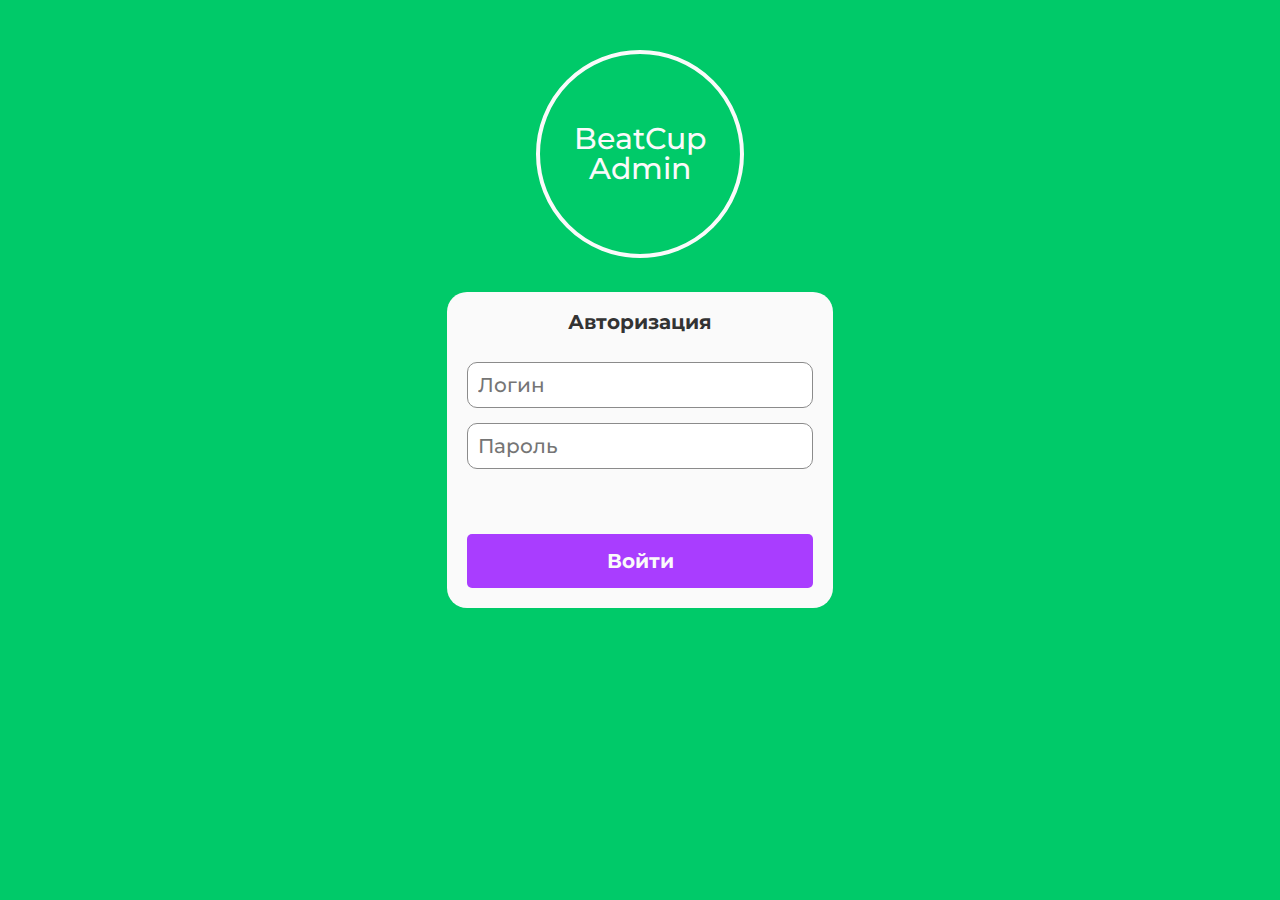
<file: src/projecttwo/public/auth.html>
<!DOCTYPE html>
<html lang="ru">
  <head>
    <meta charset="UTF-8" />
    <meta name="viewport" content="width=device-width, initial-scale=1.0" />
    <link rel="stylesheet" href="./settings/reset.css" />
    <link rel="stylesheet" href="./style.css" />
    <title>Диплом</title>
  </head>
  <body>
    <div class="auth">
      <div class="auth-logo">
        <div class="circle">
          <h1>BeatCup Admin</h1>
        </div>
      </div>
      <div class="modal-auth">
        <div class="top">
          <h3>Авторизация</h3>
          <input type="text" placeholder="Логин" id="loginInput">
          <input type="password" placeholder="Пароль" id="passwordInput">
        </div>
        <div class="bot">
          <input type="button" class="btn inverse" value="Войти" onclick="login()">
        </div>
      </div>
    </div>
      
      <script src="./auth.js"></script>
  </body>

</html>
</file>
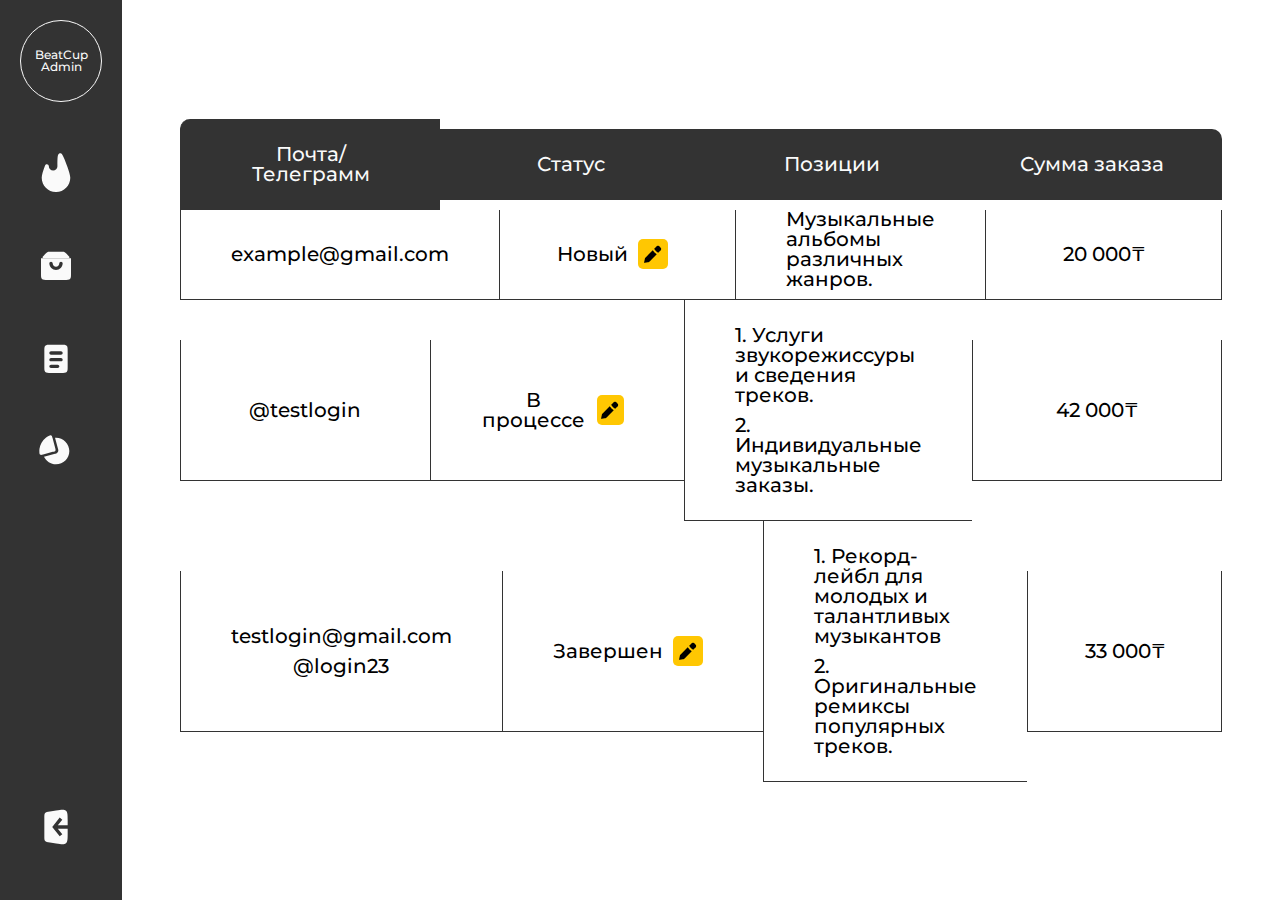
<file: src/projecttwo/public/orders.html>
<!DOCTYPE html>
<html lang="ru">
  <head>
    <meta charset="UTF-8" />
    <meta name="viewport" content="width=device-width, initial-scale=1.0" />
    <link rel="stylesheet" href="./settings/reset.css" />
    <link rel="stylesheet" href="./style.css" />
    <title>Диплом</title>
  </head>
  <body>
    <div class="container">
      <div class="panel active">
        <div class="upper-block">
          <div class="logo" onclick="openPanel()">
            <div class="circle">
              <p class="BodySmall">BeatCup Admin</p>
            </div>
          </div>
          <div class="links">
            <div class="link">
              <a href="./index.html"> <div class="svg-container">
                <svg
                  width="10"
                  height="14"
                  viewBox="0 0 10 14"
                  xmlns="http://www.w3.org/2000/svg"
                >
                  <path
                    d="M2.5 5.00029C2.5 4.20875 1.44722 3.99895 1.16791 4.73957C0.492283 6.53109 0 8.13374 0 9.00022C0 11.7616 2.23858 14.0002 5 14.0002C7.76142 14.0002 10 11.7616 10 9.00022C10 8.06931 9.43178 6.28866 8.67844 4.33698C7.70257 1.80879 7.21464 0.544691 6.61233 0.476604C6.4196 0.454817 6.20934 0.493988 6.03739 0.583715C5.5 0.864126 5.5 2.24285 5.5 5.00029C5.5 5.82872 4.82843 6.50029 4 6.50029C3.17157 6.50029 2.5 5.82872 2.5 5.00029Z"
                  />
                </svg>
              </div></a>
             

              <a href="./index.html" class="CaptionM">тарифы</a>
            </div>
            <div class="link">
              <a href="./products.html"><div class="svg-container">
                <svg
                  width="24"
                  height="24"
                  viewBox="0 0 24 24"
                  xmlns="http://www.w3.org/2000/svg"
                >
                  <path
                    d="M4 7.41421C4 7.20984 4 7.10765 4.03806 7.01577C4.07612 6.92388 4.14838 6.85162 4.29289 6.70711L5.82843 5.17157C6.40649 4.59351 6.69552 4.30448 7.06306 4.15224C7.4306 4 7.83935 4 8.65685 4H15.3431C16.1606 4 16.5694 4 16.9369 4.15224C17.3045 4.30448 17.5935 4.59351 18.1716 5.17157L19.7071 6.70711C19.8516 6.85162 19.9239 6.92388 19.9619 7.01577C20 7.10765 20 7.20984 20 7.41421V8H4V7.41421Z"
                    stroke-width="2"
                  />
                  <path
                    fill-rule="evenodd"
                    clip-rule="evenodd"
                    d="M21 8H3V17C3 18.8856 3 19.8284 3.58579 20.4142C4.17157 21 5.11438 21 7 21H17C18.8856 21 19.8284 21 20.4142 20.4142C21 19.8284 21 18.8856 21 17V8ZM10 11C10 10.4477 9.55228 10 9 10C8.44772 10 8 10.4477 8 11C8 12.0609 8.42143 13.0783 9.17157 13.8284C9.92172 14.5786 10.9391 15 12 15C13.0609 15 14.0783 14.5786 14.8284 13.8284C15.5786 13.0783 16 12.0609 16 11C16 10.4477 15.5523 10 15 10C14.4477 10 14 10.4477 14 11C14 11.5304 13.7893 12.0391 13.4142 12.4142C13.0391 12.7893 12.5304 13 12 13C11.4696 13 10.9609 12.7893 10.5858 12.4142C10.2107 12.0391 10 11.5304 10 11Z"
                  />
                </svg>
              </div></a>
              

              <a href="./products.html" class="CaptionM">товары</a>
            </div>
            <div class="link">
              <a href="./orders.html">
                <div class="svg-container">
                  <svg
                    width="24"
                    height="24"
                    viewBox="0 0 24 24"
                    xmlns="http://www.w3.org/2000/svg"
                  >
                    <path
                      fill-rule="evenodd"
                      clip-rule="evenodd"
                      d="M5.58579 4.58579C5 5.17157 5 6.11438 5 8V17C5 18.8856 5 19.8284 5.58579 20.4142C6.17157 21 7.11438 21 9 21H15C16.8856 21 17.8284 21 18.4142 20.4142C19 19.8284 19 18.8856 19 17V8C19 6.11438 19 5.17157 18.4142 4.58579C17.8284 4 16.8856 4 15 4H9C7.11438 4 6.17157 4 5.58579 4.58579ZM9 8C8.44772 8 8 8.44772 8 9C8 9.55228 8.44772 10 9 10H15C15.5523 10 16 9.55228 16 9C16 8.44772 15.5523 8 15 8H9ZM9 12C8.44772 12 8 12.4477 8 13C8 13.5523 8.44772 14 9 14H15C15.5523 14 16 13.5523 16 13C16 12.4477 15.5523 12 15 12H9ZM9 16C8.44772 16 8 16.4477 8 17C8 17.5523 8.44772 18 9 18H13C13.5523 18 14 17.5523 14 17C14 16.4477 13.5523 16 13 16H9Z"
                    />
                  </svg>
                </div>
              </a>
              

              <a href="./orders.html" class="CaptionM">Заказы</a>
            </div>
            <div class="link">
              <a href="./statistics.html"><div class="svg-container">
                <svg
                  width="24"
                  height="24"
                  viewBox="0 0 24 24"
                  xmlns="http://www.w3.org/2000/svg"
                >
                  <path
                    fill-rule="evenodd"
                    clip-rule="evenodd"
                    d="M8.51669 4.79613C5.84343 6.09112 4 8.83028 4 12C4 12.1969 4.00711 12.3921 4.0211 12.5855L10.1629 10.9398L8.51669 4.79613ZM11.4148 4.02107L13.1901 10.6463L13.2017 10.6897C13.2517 10.8754 13.3222 11.1373 13.3532 11.3775C13.3922 11.6802 13.4014 12.159 13.1197 12.6469C12.838 13.1348 12.4188 13.3662 12.1371 13.4838C11.9136 13.5771 11.6515 13.647 11.4657 13.6965L11.4223 13.7081L4.79626 15.4836C6.0913 18.1567 8.83039 20 12 20C16.4183 20 20 16.4183 20 12C20 7.58172 16.4183 4 12 4C11.8032 4 11.6081 4.00711 11.4148 4.02107Z"
                  />
                  <path
                    d="M9.92945 4.27259C9.67849 3.33602 9.55302 2.86773 9.12083 2.67286C8.68865 2.47799 8.30723 2.66782 7.54439 3.04748C6.97028 3.33321 6.42361 3.67419 5.91239 4.06647C4.87054 4.8659 3.99636 5.86272 3.33975 7C2.68314 8.13728 2.25696 9.39275 2.08555 10.6947C2.00144 11.3336 1.97948 11.9775 2.01909 12.6176C2.07171 13.4681 2.09803 13.8933 2.48288 14.1701C2.86773 14.447 3.33602 14.3215 4.27259 14.0706L10.0681 12.5176C10.9788 12.2736 11.4342 12.1516 11.6413 11.7929C11.8484 11.4342 11.7264 10.9788 11.4824 10.0681L9.92945 4.27259Z"
                  />
                </svg>
              </div></a>
              

              <a href="./statistics.html" class="CaptionM">Статистика</a>
            </div>
          </div>
        </div>
        <div class="bottom-block">
          <a href="./auth.html">
            <svg
            width="24"
            height="24"
            viewBox="0 0 24 24"
            xmlns="http://www.w3.org/2000/svg"
          >
            <path
              fill-rule="evenodd"
              clip-rule="evenodd"
              d="M8.37905 2.66859L12.0686 2.08881C15.2892 1.58272 16.8995 1.32967 17.9497 2.22779C19 3.12591 19 4.75596 19 8.01607V10.9996H13.0806L15.7809 7.62428L14.2191 6.37489L10.2191 11.3749L9.71938 11.9996L10.2191 12.6243L14.2191 17.6243L15.7809 16.3749L13.0806 12.9996H19V15.9831C19 19.2432 19 20.8733 17.9497 21.7714C16.8995 22.6695 15.2892 22.4165 12.0686 21.9104L8.37905 21.3306C6.76632 21.0771 5.95995 20.9504 5.47998 20.3891C5 19.8279 5 19.0116 5 17.3791V6.6201C5 4.98758 5 4.17132 5.47998 3.61003C5.95995 3.04874 6.76632 2.92202 8.37905 2.66859Z"
            />
          </svg>
          </a>
          
          <a href="./auth.html" class="CaptionM">Выход</a>
        </div>
      </div>
      <div class="content">
        <div class="wrapper">
          
          <div class="table-container orders" id="ssd">
            <div class="row">
              <div class="col title rc-l"><h3>Почта/Телеграмм</h3></div>
              <div class="col title"><h3>Статус</h3></div>
              <div class="col title"><h3>Позиции</h3></div>
              <div class="col title rc-r"><h3>Сумма заказа</h3></div>
            </div>
            <div class="row">
              <div class="col name d"><h3>example@gmail.com</h3></div>
            <div class="col action order s">
                <div class="block-edit">
                    <h3>Новый</h3><div class="square pen" onclick="openEdit(this)">
                        <svg
                          width="18"
                          height="18"
                          viewBox="0 0 18 18"
                          xmlns="http://www.w3.org/2000/svg"
                        >
                          <path
                            fill-rule="evenodd"
                            clip-rule="evenodd"
                            d="M14.2038 7.79595L15.9998 5.99994C16.545 5.45469 16.8176 5.18207 16.9634 4.88797C17.2407 4.32842 17.2407 3.67146 16.9634 3.11191C16.8176 2.81782 16.545 2.54519 15.9998 1.99994C15.4545 1.45469 15.1819 1.18207 14.8878 1.03633C14.3282 0.759048 13.6713 0.759048 13.1117 1.03633C12.8176 1.18207 12.545 1.45469 11.9998 1.99994L10.1811 3.8186C11.145 5.4692 12.5311 6.84476 14.2038 7.79595ZM8.72666 5.27305L1.85615 12.1436C1.43109 12.5686 1.21856 12.7812 1.07883 13.0422C0.939091 13.3033 0.880146 13.5981 0.762256 14.1875L0.14686 17.2645C0.0803376 17.5971 0.0470765 17.7634 0.141684 17.858C0.236293 17.9526 0.402598 17.9194 0.735208 17.8529L3.81219 17.2375C4.40164 17.1196 4.69637 17.0606 4.95746 16.9209C5.21856 16.7812 5.43109 16.5686 5.85615 16.1436L12.7456 9.25416C11.1239 8.23851 9.7522 6.87622 8.72666 5.27305Z"
                          />
                        </svg>
                      </div>
                </div>
                
                <div class="list">
                <div class="block" onclick="openList(this)">
                    <h3>Новый</h3>
                    <svg width="13" height="10" viewBox="0 0 13 10" fill="none" xmlns="http://www.w3.org/2000/svg">
                    <path d="M5.68077 8.82967L1.04199 2.20285C0.392471 1.27496 1.05629 -8.85647e-07 2.18892 -8.36138e-07L10.8111 -4.59251e-07C11.9437 -4.09742e-07 12.6075 1.27496 11.958 2.20285L7.31923 8.82967C6.92113 9.39839 6.07887 9.39838 5.68077 8.82967Z" fill="#33363F"/>
                    </svg>
                </div>
                <div class="p-block">
                    <p class="CaptionM" onclick="changeText(this)">Новый</p>
                    <p class="CaptionM" onclick="changeText(this)">В процессе</p>
                    <p class="CaptionM" onclick="changeText(this)">Завершен</p>
                </div>
                
                </div>
            </div>
              <div class="col position d "><h3>Музыкальные альбомы различных жанров.</h3></div>
              <div class="col price bd-r d"><h3>20 000₸</h3></div>
            </div>
            <div class="row">
                <div class="col name n"><h3>@testlogin</h3></div>
                <div class="col action order o">
                    <div class="block-edit">
                        <h3>В процессе</h3><div class="square pen" onclick="openEdit(this)">
                            <svg
                              width="18"
                              height="18"
                              viewBox="0 0 18 18"
                              xmlns="http://www.w3.org/2000/svg"
                            >
                              <path
                                fill-rule="evenodd"
                                clip-rule="evenodd"
                                d="M14.2038 7.79595L15.9998 5.99994C16.545 5.45469 16.8176 5.18207 16.9634 4.88797C17.2407 4.32842 17.2407 3.67146 16.9634 3.11191C16.8176 2.81782 16.545 2.54519 15.9998 1.99994C15.4545 1.45469 15.1819 1.18207 14.8878 1.03633C14.3282 0.759048 13.6713 0.759048 13.1117 1.03633C12.8176 1.18207 12.545 1.45469 11.9998 1.99994L10.1811 3.8186C11.145 5.4692 12.5311 6.84476 14.2038 7.79595ZM8.72666 5.27305L1.85615 12.1436C1.43109 12.5686 1.21856 12.7812 1.07883 13.0422C0.939091 13.3033 0.880146 13.5981 0.762256 14.1875L0.14686 17.2645C0.0803376 17.5971 0.0470765 17.7634 0.141684 17.858C0.236293 17.9526 0.402598 17.9194 0.735208 17.8529L3.81219 17.2375C4.40164 17.1196 4.69637 17.0606 4.95746 16.9209C5.21856 16.7812 5.43109 16.5686 5.85615 16.1436L12.7456 9.25416C11.1239 8.23851 9.7522 6.87622 8.72666 5.27305Z"
                              />
                            </svg>
                          </div>
                    </div>
                    
                    <div class="list">
                    <div class="block" onclick="openList(this)">
                        <h3>Новый</h3>
                        <svg width="13" height="10" viewBox="0 0 13 10" fill="none" xmlns="http://www.w3.org/2000/svg">
                        <path d="M5.68077 8.82967L1.04199 2.20285C0.392471 1.27496 1.05629 -8.85647e-07 2.18892 -8.36138e-07L10.8111 -4.59251e-07C11.9437 -4.09742e-07 12.6075 1.27496 11.958 2.20285L7.31923 8.82967C6.92113 9.39839 6.07887 9.39838 5.68077 8.82967Z" fill="#33363F"/>
                        </svg>
                    </div>
                    <div class="p-block">
                        <p class="CaptionM" onclick="changeText(this)">Новый</p>
                        <p class="CaptionM" onclick="changeText(this)">В процессе</p>
                        <p class="CaptionM" onclick="changeText(this)">Завершен</p>
                    </div>
                    
                    </div>
                </div>
                <div class="col position"><h3>1. Услуги звукорежиссуры и сведения треков. </h3><h3>2. Индивидуальные музыкальные заказы.</h3></div>
                <div class="col price bd-r n"><h3>42 000₸</h3></div>
            </div>
            <div class="row">
                <div class="col name j"><h3 id="mb">testlogin@gmail.com</h3> <h3>@login23</h3></div>
                <div class="col action order k">
                    <div class="block-edit">
                        <h3>Завершен</h3><div class="square pen" onclick="openEdit(this)">
                            <svg
                              width="18"
                              height="18"
                              viewBox="0 0 18 18"
                              xmlns="http://www.w3.org/2000/svg"
                            >
                              <path
                                fill-rule="evenodd"
                                clip-rule="evenodd"
                                d="M14.2038 7.79595L15.9998 5.99994C16.545 5.45469 16.8176 5.18207 16.9634 4.88797C17.2407 4.32842 17.2407 3.67146 16.9634 3.11191C16.8176 2.81782 16.545 2.54519 15.9998 1.99994C15.4545 1.45469 15.1819 1.18207 14.8878 1.03633C14.3282 0.759048 13.6713 0.759048 13.1117 1.03633C12.8176 1.18207 12.545 1.45469 11.9998 1.99994L10.1811 3.8186C11.145 5.4692 12.5311 6.84476 14.2038 7.79595ZM8.72666 5.27305L1.85615 12.1436C1.43109 12.5686 1.21856 12.7812 1.07883 13.0422C0.939091 13.3033 0.880146 13.5981 0.762256 14.1875L0.14686 17.2645C0.0803376 17.5971 0.0470765 17.7634 0.141684 17.858C0.236293 17.9526 0.402598 17.9194 0.735208 17.8529L3.81219 17.2375C4.40164 17.1196 4.69637 17.0606 4.95746 16.9209C5.21856 16.7812 5.43109 16.5686 5.85615 16.1436L12.7456 9.25416C11.1239 8.23851 9.7522 6.87622 8.72666 5.27305Z"
                              />
                            </svg>
                          </div>
                    </div>
                    
                    <div class="list">
                    <div class="block" onclick="openList(this)">
                        <h3>Новый</h3>
                        <svg width="13" height="10" viewBox="0 0 13 10" fill="none" xmlns="http://www.w3.org/2000/svg">
                        <path d="M5.68077 8.82967L1.04199 2.20285C0.392471 1.27496 1.05629 -8.85647e-07 2.18892 -8.36138e-07L10.8111 -4.59251e-07C11.9437 -4.09742e-07 12.6075 1.27496 11.958 2.20285L7.31923 8.82967C6.92113 9.39839 6.07887 9.39838 5.68077 8.82967Z" fill="#33363F"/>
                        </svg>
                    </div>
                    <div class="p-block">
                        <p class="CaptionM" onclick="changeText(this)">Новый</p>
                        <p class="CaptionM" onclick="changeText(this)">В процессе</p>
                        <p class="CaptionM" onclick="changeText(this)">Завершен</p>
                    </div>
                    
                    </div>
                </div>
                <div class="col position"><h3>1. Рекорд-лейбл для молодых и талантливых музыкантов</h3><h3>2. Оригинальные ремиксы популярных треков.</h3></div>
                <div class="col price bd-r j"><h3>33 000₸</h3></div>
            </div>
          </div>
        </div>
      </div>
      
      <div class="modal" id="modalForm"></div>
      <div class="modal delete" id="table_delete"></div>
      <div class="modal edit" id="table_edit"></div>
      <div class="shadow" id="shadowBack" onclick="modalClose()"></div>
    </div>
    <script src="./panelstate.js"></script>
    <script src="./orders.js"></script>
  </body>
</html>
</file>
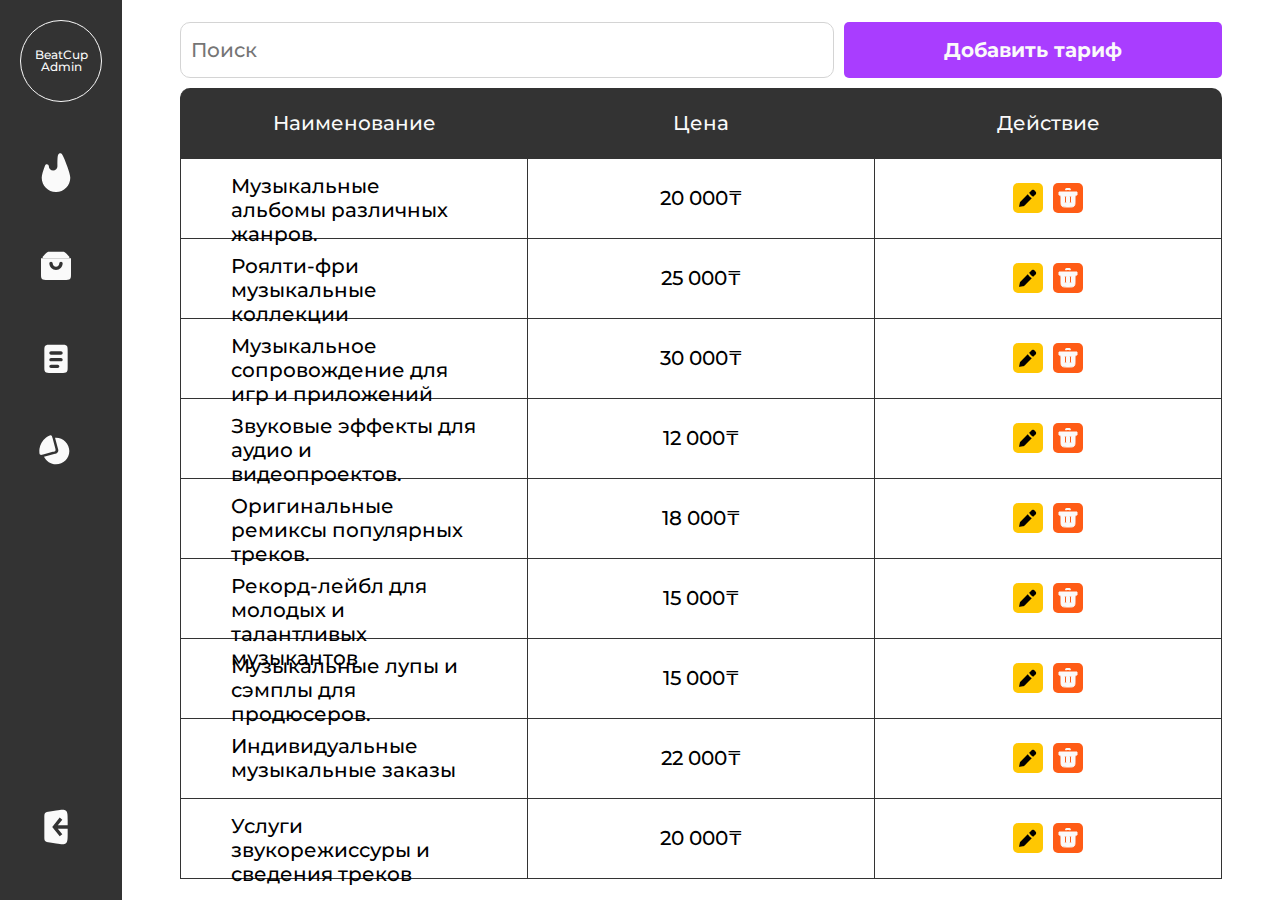
<file: src/projecttwo/public/products.html>
<!DOCTYPE html>
<html lang="ru">
  <head>
    <meta charset="UTF-8" />
    <meta name="viewport" content="width=device-width, initial-scale=1.0" />
    <link rel="stylesheet" href="./settings/reset.css" />
    <link rel="stylesheet" href="./style.css" />
    <title>Диплом</title>
  </head>
  <body>
    <div class="container">
      <div class="panel active">
        <div class="upper-block">
          <div class="logo" onclick="openPanel()">
            <div class="circle">
              <p class="BodySmall">BeatCup Admin</p>
            </div>
          </div>
          <div class="links">
            <div class="link">
              <a href="./index.html"> <div class="svg-container">
                <svg
                  width="10"
                  height="14"
                  viewBox="0 0 10 14"
                  xmlns="http://www.w3.org/2000/svg"
                >
                  <path
                    d="M2.5 5.00029C2.5 4.20875 1.44722 3.99895 1.16791 4.73957C0.492283 6.53109 0 8.13374 0 9.00022C0 11.7616 2.23858 14.0002 5 14.0002C7.76142 14.0002 10 11.7616 10 9.00022C10 8.06931 9.43178 6.28866 8.67844 4.33698C7.70257 1.80879 7.21464 0.544691 6.61233 0.476604C6.4196 0.454817 6.20934 0.493988 6.03739 0.583715C5.5 0.864126 5.5 2.24285 5.5 5.00029C5.5 5.82872 4.82843 6.50029 4 6.50029C3.17157 6.50029 2.5 5.82872 2.5 5.00029Z"
                  />
                </svg>
              </div></a>
             

              <a href="./index.html" class="CaptionM">тарифы</a>
            </div>
            <div class="link">
              <a href="./products.html"><div class="svg-container">
                <svg
                  width="24"
                  height="24"
                  viewBox="0 0 24 24"
                  xmlns="http://www.w3.org/2000/svg"
                >
                  <path
                    d="M4 7.41421C4 7.20984 4 7.10765 4.03806 7.01577C4.07612 6.92388 4.14838 6.85162 4.29289 6.70711L5.82843 5.17157C6.40649 4.59351 6.69552 4.30448 7.06306 4.15224C7.4306 4 7.83935 4 8.65685 4H15.3431C16.1606 4 16.5694 4 16.9369 4.15224C17.3045 4.30448 17.5935 4.59351 18.1716 5.17157L19.7071 6.70711C19.8516 6.85162 19.9239 6.92388 19.9619 7.01577C20 7.10765 20 7.20984 20 7.41421V8H4V7.41421Z"
                    stroke-width="2"
                  />
                  <path
                    fill-rule="evenodd"
                    clip-rule="evenodd"
                    d="M21 8H3V17C3 18.8856 3 19.8284 3.58579 20.4142C4.17157 21 5.11438 21 7 21H17C18.8856 21 19.8284 21 20.4142 20.4142C21 19.8284 21 18.8856 21 17V8ZM10 11C10 10.4477 9.55228 10 9 10C8.44772 10 8 10.4477 8 11C8 12.0609 8.42143 13.0783 9.17157 13.8284C9.92172 14.5786 10.9391 15 12 15C13.0609 15 14.0783 14.5786 14.8284 13.8284C15.5786 13.0783 16 12.0609 16 11C16 10.4477 15.5523 10 15 10C14.4477 10 14 10.4477 14 11C14 11.5304 13.7893 12.0391 13.4142 12.4142C13.0391 12.7893 12.5304 13 12 13C11.4696 13 10.9609 12.7893 10.5858 12.4142C10.2107 12.0391 10 11.5304 10 11Z"
                  />
                </svg>
              </div></a>
              

              <a href="./products.html" class="CaptionM">товары</a>
            </div>
            <div class="link">
              <a href="./orders.html">
                <div class="svg-container">
                  <svg
                    width="24"
                    height="24"
                    viewBox="0 0 24 24"
                    xmlns="http://www.w3.org/2000/svg"
                  >
                    <path
                      fill-rule="evenodd"
                      clip-rule="evenodd"
                      d="M5.58579 4.58579C5 5.17157 5 6.11438 5 8V17C5 18.8856 5 19.8284 5.58579 20.4142C6.17157 21 7.11438 21 9 21H15C16.8856 21 17.8284 21 18.4142 20.4142C19 19.8284 19 18.8856 19 17V8C19 6.11438 19 5.17157 18.4142 4.58579C17.8284 4 16.8856 4 15 4H9C7.11438 4 6.17157 4 5.58579 4.58579ZM9 8C8.44772 8 8 8.44772 8 9C8 9.55228 8.44772 10 9 10H15C15.5523 10 16 9.55228 16 9C16 8.44772 15.5523 8 15 8H9ZM9 12C8.44772 12 8 12.4477 8 13C8 13.5523 8.44772 14 9 14H15C15.5523 14 16 13.5523 16 13C16 12.4477 15.5523 12 15 12H9ZM9 16C8.44772 16 8 16.4477 8 17C8 17.5523 8.44772 18 9 18H13C13.5523 18 14 17.5523 14 17C14 16.4477 13.5523 16 13 16H9Z"
                    />
                  </svg>
                </div>
              </a>
              

              <a href="./orders.html" class="CaptionM">Заказы</a>
            </div>
            <div class="link">
              <a href="./statistics.html"><div class="svg-container">
                <svg
                  width="24"
                  height="24"
                  viewBox="0 0 24 24"
                  xmlns="http://www.w3.org/2000/svg"
                >
                  <path
                    fill-rule="evenodd"
                    clip-rule="evenodd"
                    d="M8.51669 4.79613C5.84343 6.09112 4 8.83028 4 12C4 12.1969 4.00711 12.3921 4.0211 12.5855L10.1629 10.9398L8.51669 4.79613ZM11.4148 4.02107L13.1901 10.6463L13.2017 10.6897C13.2517 10.8754 13.3222 11.1373 13.3532 11.3775C13.3922 11.6802 13.4014 12.159 13.1197 12.6469C12.838 13.1348 12.4188 13.3662 12.1371 13.4838C11.9136 13.5771 11.6515 13.647 11.4657 13.6965L11.4223 13.7081L4.79626 15.4836C6.0913 18.1567 8.83039 20 12 20C16.4183 20 20 16.4183 20 12C20 7.58172 16.4183 4 12 4C11.8032 4 11.6081 4.00711 11.4148 4.02107Z"
                  />
                  <path
                    d="M9.92945 4.27259C9.67849 3.33602 9.55302 2.86773 9.12083 2.67286C8.68865 2.47799 8.30723 2.66782 7.54439 3.04748C6.97028 3.33321 6.42361 3.67419 5.91239 4.06647C4.87054 4.8659 3.99636 5.86272 3.33975 7C2.68314 8.13728 2.25696 9.39275 2.08555 10.6947C2.00144 11.3336 1.97948 11.9775 2.01909 12.6176C2.07171 13.4681 2.09803 13.8933 2.48288 14.1701C2.86773 14.447 3.33602 14.3215 4.27259 14.0706L10.0681 12.5176C10.9788 12.2736 11.4342 12.1516 11.6413 11.7929C11.8484 11.4342 11.7264 10.9788 11.4824 10.0681L9.92945 4.27259Z"
                  />
                </svg>
              </div></a>
              

              <a href="./statistics.html" class="CaptionM">Статистика</a>
            </div>
          </div>
        </div>
        <div class="bottom-block">
          <a href="./auth.html">
            <svg
            width="24"
            height="24"
            viewBox="0 0 24 24"
            xmlns="http://www.w3.org/2000/svg"
          >
            <path
              fill-rule="evenodd"
              clip-rule="evenodd"
              d="M8.37905 2.66859L12.0686 2.08881C15.2892 1.58272 16.8995 1.32967 17.9497 2.22779C19 3.12591 19 4.75596 19 8.01607V10.9996H13.0806L15.7809 7.62428L14.2191 6.37489L10.2191 11.3749L9.71938 11.9996L10.2191 12.6243L14.2191 17.6243L15.7809 16.3749L13.0806 12.9996H19V15.9831C19 19.2432 19 20.8733 17.9497 21.7714C16.8995 22.6695 15.2892 22.4165 12.0686 21.9104L8.37905 21.3306C6.76632 21.0771 5.95995 20.9504 5.47998 20.3891C5 19.8279 5 19.0116 5 17.3791V6.6201C5 4.98758 5 4.17132 5.47998 3.61003C5.95995 3.04874 6.76632 2.92202 8.37905 2.66859Z"
            />
          </svg>
          </a>
          
          <a href="./auth.html" class="CaptionM">Выход</a>
        </div>
      </div>
      <div class="content">
        <div class="wrapper">
          <div class="text-container">
            <label for="find">
                <svg width="24" height="24" viewBox="0 0 24 24" fill="none" xmlns="http://www.w3.org/2000/svg">
                    <circle cx="11" cy="11" r="7"  stroke-width="2"/>
                    <path d="M20 20L17 17"  stroke-width="2" stroke-linecap="round"/>
                    </svg>
              </label>
            <input type="text" placeholder="Поиск" id="find" onkeyup="searchTable()">
            <input
              type="button"
              value="Добавить тариф"
              class="btn inverse"
              onclick="products_modalOpen()"
            />
          </div>
          <div class="table-container products">
            <div class="row">
              <div class="col title rc-l"><h3>Наименование</h3></div>
              <div class="col title"><h3>Цена</h3></div>
              <div class="col title rc-r"><h3>Действие</h3></div>
            </div>
            <div class="row">
              <div class="col name"><h3>Музыкальные альбомы различных жанров.</h3></div>
              <div class="col price"><h3>20 000₸</h3></div>
              <div class="col bd-r action">
                <div class="square pen" onclick="openEdit(this)">
                  <svg
                    width="18"
                    height="18"
                    viewBox="0 0 18 18"
                    xmlns="http://www.w3.org/2000/svg"
                  >
                    <path
                      fill-rule="evenodd"
                      clip-rule="evenodd"
                      d="M14.2038 7.79595L15.9998 5.99994C16.545 5.45469 16.8176 5.18207 16.9634 4.88797C17.2407 4.32842 17.2407 3.67146 16.9634 3.11191C16.8176 2.81782 16.545 2.54519 15.9998 1.99994C15.4545 1.45469 15.1819 1.18207 14.8878 1.03633C14.3282 0.759048 13.6713 0.759048 13.1117 1.03633C12.8176 1.18207 12.545 1.45469 11.9998 1.99994L10.1811 3.8186C11.145 5.4692 12.5311 6.84476 14.2038 7.79595ZM8.72666 5.27305L1.85615 12.1436C1.43109 12.5686 1.21856 12.7812 1.07883 13.0422C0.939091 13.3033 0.880146 13.5981 0.762256 14.1875L0.14686 17.2645C0.0803376 17.5971 0.0470765 17.7634 0.141684 17.858C0.236293 17.9526 0.402598 17.9194 0.735208 17.8529L3.81219 17.2375C4.40164 17.1196 4.69637 17.0606 4.95746 16.9209C5.21856 16.7812 5.43109 16.5686 5.85615 16.1436L12.7456 9.25416C11.1239 8.23851 9.7522 6.87622 8.72666 5.27305Z"
                    />
                  </svg>
                </div>
                <div class="square trash" onclick="tableDelete(this)">
                  <svg
                    width="24"
                    height="24"
                    viewBox="0 0 24 24"
                    xmlns="http://www.w3.org/2000/svg"
                  >
                    <path
                      fill-rule="evenodd"
                      clip-rule="evenodd"
                      d="M21 6H3V9C4.10457 9 5 9.89543 5 11V15C5 17.8284 5 19.2426 5.87868 20.1213C6.75736 21 8.17157 21 11 21H13C15.8284 21 17.2426 21 18.1213 20.1213C19 19.2426 19 17.8284 19 15V11C19 9.89543 19.8954 9 21 9V6ZM10.5 11C10.5 10.4477 10.0523 10 9.5 10C8.94772 10 8.5 10.4477 8.5 11V16C8.5 16.5523 8.94772 17 9.5 17C10.0523 17 10.5 16.5523 10.5 16V11ZM15.5 11C15.5 10.4477 15.0523 10 14.5 10C13.9477 10 13.5 10.4477 13.5 11V16C13.5 16.5523 13.9477 17 14.5 17C15.0523 17 15.5 16.5523 15.5 16V11Z"
                    />
                    <path
                      d="M10.0681 3.37059C10.1821 3.26427 10.4332 3.17033 10.7825 3.10332C11.1318 3.03632 11.5597 3 12 3C12.4403 3 12.8682 3.03632 13.2175 3.10332C13.5668 3.17033 13.8179 3.26427 13.9319 3.37059"
                      stroke-width="2"
                      stroke-linecap="round"
                    />
                  </svg>
                </div>
              </div>
            </div>
            <div class="row">
              <div class="col md name"><h3>Роялти-фри музыкальные коллекции</h3></div>
              <div class="col md price"><h3>25 000₸</h3></div>
              <div class="col bd-r md action">
                <div class="square pen" onclick="openEdit(this)">
                  <svg
                    width="18"
                    height="18"
                    viewBox="0 0 18 18"
                    xmlns="http://www.w3.org/2000/svg"
                  >
                    <path
                      fill-rule="evenodd"
                      clip-rule="evenodd"
                      d="M14.2038 7.79595L15.9998 5.99994C16.545 5.45469 16.8176 5.18207 16.9634 4.88797C17.2407 4.32842 17.2407 3.67146 16.9634 3.11191C16.8176 2.81782 16.545 2.54519 15.9998 1.99994C15.4545 1.45469 15.1819 1.18207 14.8878 1.03633C14.3282 0.759048 13.6713 0.759048 13.1117 1.03633C12.8176 1.18207 12.545 1.45469 11.9998 1.99994L10.1811 3.8186C11.145 5.4692 12.5311 6.84476 14.2038 7.79595ZM8.72666 5.27305L1.85615 12.1436C1.43109 12.5686 1.21856 12.7812 1.07883 13.0422C0.939091 13.3033 0.880146 13.5981 0.762256 14.1875L0.14686 17.2645C0.0803376 17.5971 0.0470765 17.7634 0.141684 17.858C0.236293 17.9526 0.402598 17.9194 0.735208 17.8529L3.81219 17.2375C4.40164 17.1196 4.69637 17.0606 4.95746 16.9209C5.21856 16.7812 5.43109 16.5686 5.85615 16.1436L12.7456 9.25416C11.1239 8.23851 9.7522 6.87622 8.72666 5.27305Z"
                    />
                  </svg>
                </div>
                <div class="square trash" onclick="tableDelete(this)">
                  <svg
                    width="24"
                    height="24"
                    viewBox="0 0 24 24"
                    xmlns="http://www.w3.org/2000/svg"
                  >
                    <path
                      fill-rule="evenodd"
                      clip-rule="evenodd"
                      d="M21 6H3V9C4.10457 9 5 9.89543 5 11V15C5 17.8284 5 19.2426 5.87868 20.1213C6.75736 21 8.17157 21 11 21H13C15.8284 21 17.2426 21 18.1213 20.1213C19 19.2426 19 17.8284 19 15V11C19 9.89543 19.8954 9 21 9V6ZM10.5 11C10.5 10.4477 10.0523 10 9.5 10C8.94772 10 8.5 10.4477 8.5 11V16C8.5 16.5523 8.94772 17 9.5 17C10.0523 17 10.5 16.5523 10.5 16V11ZM15.5 11C15.5 10.4477 15.0523 10 14.5 10C13.9477 10 13.5 10.4477 13.5 11V16C13.5 16.5523 13.9477 17 14.5 17C15.0523 17 15.5 16.5523 15.5 16V11Z"
                    />
                    <path
                      d="M10.0681 3.37059C10.1821 3.26427 10.4332 3.17033 10.7825 3.10332C11.1318 3.03632 11.5597 3 12 3C12.4403 3 12.8682 3.03632 13.2175 3.10332C13.5668 3.17033 13.8179 3.26427 13.9319 3.37059"
                      stroke-width="2"
                      stroke-linecap="round"
                    />
                  </svg>
                </div>
              </div>
            </div>
            <div class="row">
              <div class="col name"><h3>Музыкальное сопровождение для игр и приложений</h3></div>
              <div class="col price"><h3>30 000₸</h3></div>
              <div class="col bd-r action">
                <div class="square pen" onclick="openEdit(this)">
                  <svg
                    width="18"
                    height="18"
                    viewBox="0 0 18 18"
                    xmlns="http://www.w3.org/2000/svg"
                  >
                    <path
                      fill-rule="evenodd"
                      clip-rule="evenodd"
                      d="M14.2038 7.79595L15.9998 5.99994C16.545 5.45469 16.8176 5.18207 16.9634 4.88797C17.2407 4.32842 17.2407 3.67146 16.9634 3.11191C16.8176 2.81782 16.545 2.54519 15.9998 1.99994C15.4545 1.45469 15.1819 1.18207 14.8878 1.03633C14.3282 0.759048 13.6713 0.759048 13.1117 1.03633C12.8176 1.18207 12.545 1.45469 11.9998 1.99994L10.1811 3.8186C11.145 5.4692 12.5311 6.84476 14.2038 7.79595ZM8.72666 5.27305L1.85615 12.1436C1.43109 12.5686 1.21856 12.7812 1.07883 13.0422C0.939091 13.3033 0.880146 13.5981 0.762256 14.1875L0.14686 17.2645C0.0803376 17.5971 0.0470765 17.7634 0.141684 17.858C0.236293 17.9526 0.402598 17.9194 0.735208 17.8529L3.81219 17.2375C4.40164 17.1196 4.69637 17.0606 4.95746 16.9209C5.21856 16.7812 5.43109 16.5686 5.85615 16.1436L12.7456 9.25416C11.1239 8.23851 9.7522 6.87622 8.72666 5.27305Z"
                    />
                  </svg>
                </div>
                <div class="square trash" onclick="tableDelete(this)">
                  <svg
                    width="24"
                    height="24"
                    viewBox="0 0 24 24"
                    xmlns="http://www.w3.org/2000/svg"
                  >
                    <path
                      fill-rule="evenodd"
                      clip-rule="evenodd"
                      d="M21 6H3V9C4.10457 9 5 9.89543 5 11V15C5 17.8284 5 19.2426 5.87868 20.1213C6.75736 21 8.17157 21 11 21H13C15.8284 21 17.2426 21 18.1213 20.1213C19 19.2426 19 17.8284 19 15V11C19 9.89543 19.8954 9 21 9V6ZM10.5 11C10.5 10.4477 10.0523 10 9.5 10C8.94772 10 8.5 10.4477 8.5 11V16C8.5 16.5523 8.94772 17 9.5 17C10.0523 17 10.5 16.5523 10.5 16V11ZM15.5 11C15.5 10.4477 15.0523 10 14.5 10C13.9477 10 13.5 10.4477 13.5 11V16C13.5 16.5523 13.9477 17 14.5 17C15.0523 17 15.5 16.5523 15.5 16V11Z"
                    />
                    <path
                      d="M10.0681 3.37059C10.1821 3.26427 10.4332 3.17033 10.7825 3.10332C11.1318 3.03632 11.5597 3 12 3C12.4403 3 12.8682 3.03632 13.2175 3.10332C13.5668 3.17033 13.8179 3.26427 13.9319 3.37059"
                      stroke-width="2"
                      stroke-linecap="round"
                    />
                  </svg>
                </div>
              </div>
            </div>
            <div class="row">
              <div class="col name"><h3>Звуковые эффекты для аудио и видеопроектов.</h3></div>
              <div class="col price"><h3>12 000₸</h3></div>
              <div class="col bd-r action">
                <div class="square pen" onclick="openEdit(this)">
                  <svg
                    width="18"
                    height="18"
                    viewBox="0 0 18 18"
                    xmlns="http://www.w3.org/2000/svg"
                  >
                    <path
                      fill-rule="evenodd"
                      clip-rule="evenodd"
                      d="M14.2038 7.79595L15.9998 5.99994C16.545 5.45469 16.8176 5.18207 16.9634 4.88797C17.2407 4.32842 17.2407 3.67146 16.9634 3.11191C16.8176 2.81782 16.545 2.54519 15.9998 1.99994C15.4545 1.45469 15.1819 1.18207 14.8878 1.03633C14.3282 0.759048 13.6713 0.759048 13.1117 1.03633C12.8176 1.18207 12.545 1.45469 11.9998 1.99994L10.1811 3.8186C11.145 5.4692 12.5311 6.84476 14.2038 7.79595ZM8.72666 5.27305L1.85615 12.1436C1.43109 12.5686 1.21856 12.7812 1.07883 13.0422C0.939091 13.3033 0.880146 13.5981 0.762256 14.1875L0.14686 17.2645C0.0803376 17.5971 0.0470765 17.7634 0.141684 17.858C0.236293 17.9526 0.402598 17.9194 0.735208 17.8529L3.81219 17.2375C4.40164 17.1196 4.69637 17.0606 4.95746 16.9209C5.21856 16.7812 5.43109 16.5686 5.85615 16.1436L12.7456 9.25416C11.1239 8.23851 9.7522 6.87622 8.72666 5.27305Z"
                    />
                  </svg>
                </div>
                <div class="square trash" onclick="tableDelete(this)">
                  <svg
                    width="24"
                    height="24"
                    viewBox="0 0 24 24"
                    xmlns="http://www.w3.org/2000/svg"
                  >
                    <path
                      fill-rule="evenodd"
                      clip-rule="evenodd"
                      d="M21 6H3V9C4.10457 9 5 9.89543 5 11V15C5 17.8284 5 19.2426 5.87868 20.1213C6.75736 21 8.17157 21 11 21H13C15.8284 21 17.2426 21 18.1213 20.1213C19 19.2426 19 17.8284 19 15V11C19 9.89543 19.8954 9 21 9V6ZM10.5 11C10.5 10.4477 10.0523 10 9.5 10C8.94772 10 8.5 10.4477 8.5 11V16C8.5 16.5523 8.94772 17 9.5 17C10.0523 17 10.5 16.5523 10.5 16V11ZM15.5 11C15.5 10.4477 15.0523 10 14.5 10C13.9477 10 13.5 10.4477 13.5 11V16C13.5 16.5523 13.9477 17 14.5 17C15.0523 17 15.5 16.5523 15.5 16V11Z"
                    />
                    <path
                      d="M10.0681 3.37059C10.1821 3.26427 10.4332 3.17033 10.7825 3.10332C11.1318 3.03632 11.5597 3 12 3C12.4403 3 12.8682 3.03632 13.2175 3.10332C13.5668 3.17033 13.8179 3.26427 13.9319 3.37059"
                      stroke-width="2"
                      stroke-linecap="round"
                    />
                  </svg>
                </div>
              </div>
            </div>
            <div class="row">
              <div class="col name"><h3>Оригинальные ремиксы популярных треков.</h3></div>
              <div class="col price"><h3>18 000₸</h3></div>
              <div class="col bd-r action">
                <div class="square pen" onclick="openEdit(this)">
                  <svg
                    width="18"
                    height="18"
                    viewBox="0 0 18 18"
                    xmlns="http://www.w3.org/2000/svg"
                  >
                    <path
                      fill-rule="evenodd"
                      clip-rule="evenodd"
                      d="M14.2038 7.79595L15.9998 5.99994C16.545 5.45469 16.8176 5.18207 16.9634 4.88797C17.2407 4.32842 17.2407 3.67146 16.9634 3.11191C16.8176 2.81782 16.545 2.54519 15.9998 1.99994C15.4545 1.45469 15.1819 1.18207 14.8878 1.03633C14.3282 0.759048 13.6713 0.759048 13.1117 1.03633C12.8176 1.18207 12.545 1.45469 11.9998 1.99994L10.1811 3.8186C11.145 5.4692 12.5311 6.84476 14.2038 7.79595ZM8.72666 5.27305L1.85615 12.1436C1.43109 12.5686 1.21856 12.7812 1.07883 13.0422C0.939091 13.3033 0.880146 13.5981 0.762256 14.1875L0.14686 17.2645C0.0803376 17.5971 0.0470765 17.7634 0.141684 17.858C0.236293 17.9526 0.402598 17.9194 0.735208 17.8529L3.81219 17.2375C4.40164 17.1196 4.69637 17.0606 4.95746 16.9209C5.21856 16.7812 5.43109 16.5686 5.85615 16.1436L12.7456 9.25416C11.1239 8.23851 9.7522 6.87622 8.72666 5.27305Z"
                    />
                  </svg>
                </div>
                <div class="square trash" onclick="tableDelete(this)">
                  <svg
                    width="24"
                    height="24"
                    viewBox="0 0 24 24"
                    xmlns="http://www.w3.org/2000/svg"
                  >
                    <path
                      fill-rule="evenodd"
                      clip-rule="evenodd"
                      d="M21 6H3V9C4.10457 9 5 9.89543 5 11V15C5 17.8284 5 19.2426 5.87868 20.1213C6.75736 21 8.17157 21 11 21H13C15.8284 21 17.2426 21 18.1213 20.1213C19 19.2426 19 17.8284 19 15V11C19 9.89543 19.8954 9 21 9V6ZM10.5 11C10.5 10.4477 10.0523 10 9.5 10C8.94772 10 8.5 10.4477 8.5 11V16C8.5 16.5523 8.94772 17 9.5 17C10.0523 17 10.5 16.5523 10.5 16V11ZM15.5 11C15.5 10.4477 15.0523 10 14.5 10C13.9477 10 13.5 10.4477 13.5 11V16C13.5 16.5523 13.9477 17 14.5 17C15.0523 17 15.5 16.5523 15.5 16V11Z"
                    />
                    <path
                      d="M10.0681 3.37059C10.1821 3.26427 10.4332 3.17033 10.7825 3.10332C11.1318 3.03632 11.5597 3 12 3C12.4403 3 12.8682 3.03632 13.2175 3.10332C13.5668 3.17033 13.8179 3.26427 13.9319 3.37059"
                      stroke-width="2"
                      stroke-linecap="round"
                    />
                  </svg>
                </div>
              </div>
            </div>
            <div class="row">
              <div class="col name"><h3>Рекорд-лейбл для молодых и талантливых музыкантов</h3></div>
              <div class="col price"><h3>15 000₸</h3></div>
              <div class="col bd-r action">
                <div class="square pen" onclick="openEdit(this)">
                  <svg
                    width="18"
                    height="18"
                    viewBox="0 0 18 18"
                    xmlns="http://www.w3.org/2000/svg"
                  >
                    <path
                      fill-rule="evenodd"
                      clip-rule="evenodd"
                      d="M14.2038 7.79595L15.9998 5.99994C16.545 5.45469 16.8176 5.18207 16.9634 4.88797C17.2407 4.32842 17.2407 3.67146 16.9634 3.11191C16.8176 2.81782 16.545 2.54519 15.9998 1.99994C15.4545 1.45469 15.1819 1.18207 14.8878 1.03633C14.3282 0.759048 13.6713 0.759048 13.1117 1.03633C12.8176 1.18207 12.545 1.45469 11.9998 1.99994L10.1811 3.8186C11.145 5.4692 12.5311 6.84476 14.2038 7.79595ZM8.72666 5.27305L1.85615 12.1436C1.43109 12.5686 1.21856 12.7812 1.07883 13.0422C0.939091 13.3033 0.880146 13.5981 0.762256 14.1875L0.14686 17.2645C0.0803376 17.5971 0.0470765 17.7634 0.141684 17.858C0.236293 17.9526 0.402598 17.9194 0.735208 17.8529L3.81219 17.2375C4.40164 17.1196 4.69637 17.0606 4.95746 16.9209C5.21856 16.7812 5.43109 16.5686 5.85615 16.1436L12.7456 9.25416C11.1239 8.23851 9.7522 6.87622 8.72666 5.27305Z"
                    />
                  </svg>
                </div>
                <div class="square trash" onclick="tableDelete(this)">
                  <svg
                    width="24"
                    height="24"
                    viewBox="0 0 24 24"
                    xmlns="http://www.w3.org/2000/svg"
                  >
                    <path
                      fill-rule="evenodd"
                      clip-rule="evenodd"
                      d="M21 6H3V9C4.10457 9 5 9.89543 5 11V15C5 17.8284 5 19.2426 5.87868 20.1213C6.75736 21 8.17157 21 11 21H13C15.8284 21 17.2426 21 18.1213 20.1213C19 19.2426 19 17.8284 19 15V11C19 9.89543 19.8954 9 21 9V6ZM10.5 11C10.5 10.4477 10.0523 10 9.5 10C8.94772 10 8.5 10.4477 8.5 11V16C8.5 16.5523 8.94772 17 9.5 17C10.0523 17 10.5 16.5523 10.5 16V11ZM15.5 11C15.5 10.4477 15.0523 10 14.5 10C13.9477 10 13.5 10.4477 13.5 11V16C13.5 16.5523 13.9477 17 14.5 17C15.0523 17 15.5 16.5523 15.5 16V11Z"
                    />
                    <path
                      d="M10.0681 3.37059C10.1821 3.26427 10.4332 3.17033 10.7825 3.10332C11.1318 3.03632 11.5597 3 12 3C12.4403 3 12.8682 3.03632 13.2175 3.10332C13.5668 3.17033 13.8179 3.26427 13.9319 3.37059"
                      stroke-width="2"
                      stroke-linecap="round"
                    />
                  </svg>
                </div>
              </div>
            </div>
            <div class="row">
              <div class="col name"><h3>Музыкальные лупы и сэмплы для продюсеров.</h3></div>
              <div class="col price"><h3>15 000₸</h3></div>
              <div class="col bd-r action">
                <div class="square pen" onclick="openEdit(this)">
                  <svg
                    width="18"
                    height="18"
                    viewBox="0 0 18 18"
                    xmlns="http://www.w3.org/2000/svg"
                  >
                    <path
                      fill-rule="evenodd"
                      clip-rule="evenodd"
                      d="M14.2038 7.79595L15.9998 5.99994C16.545 5.45469 16.8176 5.18207 16.9634 4.88797C17.2407 4.32842 17.2407 3.67146 16.9634 3.11191C16.8176 2.81782 16.545 2.54519 15.9998 1.99994C15.4545 1.45469 15.1819 1.18207 14.8878 1.03633C14.3282 0.759048 13.6713 0.759048 13.1117 1.03633C12.8176 1.18207 12.545 1.45469 11.9998 1.99994L10.1811 3.8186C11.145 5.4692 12.5311 6.84476 14.2038 7.79595ZM8.72666 5.27305L1.85615 12.1436C1.43109 12.5686 1.21856 12.7812 1.07883 13.0422C0.939091 13.3033 0.880146 13.5981 0.762256 14.1875L0.14686 17.2645C0.0803376 17.5971 0.0470765 17.7634 0.141684 17.858C0.236293 17.9526 0.402598 17.9194 0.735208 17.8529L3.81219 17.2375C4.40164 17.1196 4.69637 17.0606 4.95746 16.9209C5.21856 16.7812 5.43109 16.5686 5.85615 16.1436L12.7456 9.25416C11.1239 8.23851 9.7522 6.87622 8.72666 5.27305Z"
                    />
                  </svg>
                </div>
                <div class="square trash" onclick="tableDelete(this)">
                  <svg
                    width="24"
                    height="24"
                    viewBox="0 0 24 24"
                    xmlns="http://www.w3.org/2000/svg"
                  >
                    <path
                      fill-rule="evenodd"
                      clip-rule="evenodd"
                      d="M21 6H3V9C4.10457 9 5 9.89543 5 11V15C5 17.8284 5 19.2426 5.87868 20.1213C6.75736 21 8.17157 21 11 21H13C15.8284 21 17.2426 21 18.1213 20.1213C19 19.2426 19 17.8284 19 15V11C19 9.89543 19.8954 9 21 9V6ZM10.5 11C10.5 10.4477 10.0523 10 9.5 10C8.94772 10 8.5 10.4477 8.5 11V16C8.5 16.5523 8.94772 17 9.5 17C10.0523 17 10.5 16.5523 10.5 16V11ZM15.5 11C15.5 10.4477 15.0523 10 14.5 10C13.9477 10 13.5 10.4477 13.5 11V16C13.5 16.5523 13.9477 17 14.5 17C15.0523 17 15.5 16.5523 15.5 16V11Z"
                    />
                    <path
                      d="M10.0681 3.37059C10.1821 3.26427 10.4332 3.17033 10.7825 3.10332C11.1318 3.03632 11.5597 3 12 3C12.4403 3 12.8682 3.03632 13.2175 3.10332C13.5668 3.17033 13.8179 3.26427 13.9319 3.37059"
                      stroke-width="2"
                      stroke-linecap="round"
                    />
                  </svg>
                </div>
              </div>
            </div>
            <div class="row">
              <div class="col name"><h3>Индивидуальные музыкальные заказы</h3></div>
              <div class="col price"><h3>22 000₸</h3></div>
              <div class="col bd-r action">
                <div class="square pen" onclick="openEdit(this)">
                  <svg
                    width="18"
                    height="18"
                    viewBox="0 0 18 18"
                    xmlns="http://www.w3.org/2000/svg"
                  >
                    <path
                      fill-rule="evenodd"
                      clip-rule="evenodd"
                      d="M14.2038 7.79595L15.9998 5.99994C16.545 5.45469 16.8176 5.18207 16.9634 4.88797C17.2407 4.32842 17.2407 3.67146 16.9634 3.11191C16.8176 2.81782 16.545 2.54519 15.9998 1.99994C15.4545 1.45469 15.1819 1.18207 14.8878 1.03633C14.3282 0.759048 13.6713 0.759048 13.1117 1.03633C12.8176 1.18207 12.545 1.45469 11.9998 1.99994L10.1811 3.8186C11.145 5.4692 12.5311 6.84476 14.2038 7.79595ZM8.72666 5.27305L1.85615 12.1436C1.43109 12.5686 1.21856 12.7812 1.07883 13.0422C0.939091 13.3033 0.880146 13.5981 0.762256 14.1875L0.14686 17.2645C0.0803376 17.5971 0.0470765 17.7634 0.141684 17.858C0.236293 17.9526 0.402598 17.9194 0.735208 17.8529L3.81219 17.2375C4.40164 17.1196 4.69637 17.0606 4.95746 16.9209C5.21856 16.7812 5.43109 16.5686 5.85615 16.1436L12.7456 9.25416C11.1239 8.23851 9.7522 6.87622 8.72666 5.27305Z"
                    />
                  </svg>
                </div>
                <div class="square trash" onclick="tableDelete(this)">
                  <svg
                    width="24"
                    height="24"
                    viewBox="0 0 24 24"
                    xmlns="http://www.w3.org/2000/svg"
                  >
                    <path
                      fill-rule="evenodd"
                      clip-rule="evenodd"
                      d="M21 6H3V9C4.10457 9 5 9.89543 5 11V15C5 17.8284 5 19.2426 5.87868 20.1213C6.75736 21 8.17157 21 11 21H13C15.8284 21 17.2426 21 18.1213 20.1213C19 19.2426 19 17.8284 19 15V11C19 9.89543 19.8954 9 21 9V6ZM10.5 11C10.5 10.4477 10.0523 10 9.5 10C8.94772 10 8.5 10.4477 8.5 11V16C8.5 16.5523 8.94772 17 9.5 17C10.0523 17 10.5 16.5523 10.5 16V11ZM15.5 11C15.5 10.4477 15.0523 10 14.5 10C13.9477 10 13.5 10.4477 13.5 11V16C13.5 16.5523 13.9477 17 14.5 17C15.0523 17 15.5 16.5523 15.5 16V11Z"
                    />
                    <path
                      d="M10.0681 3.37059C10.1821 3.26427 10.4332 3.17033 10.7825 3.10332C11.1318 3.03632 11.5597 3 12 3C12.4403 3 12.8682 3.03632 13.2175 3.10332C13.5668 3.17033 13.8179 3.26427 13.9319 3.37059"
                      stroke-width="2"
                      stroke-linecap="round"
                    />
                  </svg>
                </div>
              </div>
            </div>
            <div class="row">
              <div class="col name"><h3>Услуги звукорежиссуры и сведения треков</h3></div>
              <div class="col price"><h3>20 000₸</h3></div>
              <div class="col bd-r action">
                <div class="square pen" onclick="openEdit(this)">
                  <svg
                    width="18"
                    height="18"
                    viewBox="0 0 18 18"
                    xmlns="http://www.w3.org/2000/svg"
                  >
                    <path
                      fill-rule="evenodd"
                      clip-rule="evenodd"
                      d="M14.2038 7.79595L15.9998 5.99994C16.545 5.45469 16.8176 5.18207 16.9634 4.88797C17.2407 4.32842 17.2407 3.67146 16.9634 3.11191C16.8176 2.81782 16.545 2.54519 15.9998 1.99994C15.4545 1.45469 15.1819 1.18207 14.8878 1.03633C14.3282 0.759048 13.6713 0.759048 13.1117 1.03633C12.8176 1.18207 12.545 1.45469 11.9998 1.99994L10.1811 3.8186C11.145 5.4692 12.5311 6.84476 14.2038 7.79595ZM8.72666 5.27305L1.85615 12.1436C1.43109 12.5686 1.21856 12.7812 1.07883 13.0422C0.939091 13.3033 0.880146 13.5981 0.762256 14.1875L0.14686 17.2645C0.0803376 17.5971 0.0470765 17.7634 0.141684 17.858C0.236293 17.9526 0.402598 17.9194 0.735208 17.8529L3.81219 17.2375C4.40164 17.1196 4.69637 17.0606 4.95746 16.9209C5.21856 16.7812 5.43109 16.5686 5.85615 16.1436L12.7456 9.25416C11.1239 8.23851 9.7522 6.87622 8.72666 5.27305Z"
                    />
                  </svg>
                </div>
                <div class="square trash" onclick="tableDelete(this)">
                  <svg
                    width="24"
                    height="24"
                    viewBox="0 0 24 24"
                    xmlns="http://www.w3.org/2000/svg"
                  >
                    <path
                      fill-rule="evenodd"
                      clip-rule="evenodd"
                      d="M21 6H3V9C4.10457 9 5 9.89543 5 11V15C5 17.8284 5 19.2426 5.87868 20.1213C6.75736 21 8.17157 21 11 21H13C15.8284 21 17.2426 21 18.1213 20.1213C19 19.2426 19 17.8284 19 15V11C19 9.89543 19.8954 9 21 9V6ZM10.5 11C10.5 10.4477 10.0523 10 9.5 10C8.94772 10 8.5 10.4477 8.5 11V16C8.5 16.5523 8.94772 17 9.5 17C10.0523 17 10.5 16.5523 10.5 16V11ZM15.5 11C15.5 10.4477 15.0523 10 14.5 10C13.9477 10 13.5 10.4477 13.5 11V16C13.5 16.5523 13.9477 17 14.5 17C15.0523 17 15.5 16.5523 15.5 16V11Z"
                    />
                    <path
                      d="M10.0681 3.37059C10.1821 3.26427 10.4332 3.17033 10.7825 3.10332C11.1318 3.03632 11.5597 3 12 3C12.4403 3 12.8682 3.03632 13.2175 3.10332C13.5668 3.17033 13.8179 3.26427 13.9319 3.37059"
                      stroke-width="2"
                      stroke-linecap="round"
                    />
                  </svg>
                </div>
              </div>
            </div>
          </div>
        </div>
      </div>
      <div class="modal" id="modalFormProducts"></div>
      <div class="modal delete" id="table_delete"></div>
      <div class="modal edit" id="table_edit_products"></div>
      <div class="shadow" id="shadowBack" onclick="modalClose()"></div>
    </div>
    <script src="./panelstate.js"></script>
    <script src="./products.js"></script>
  </body>
</html>
</file>
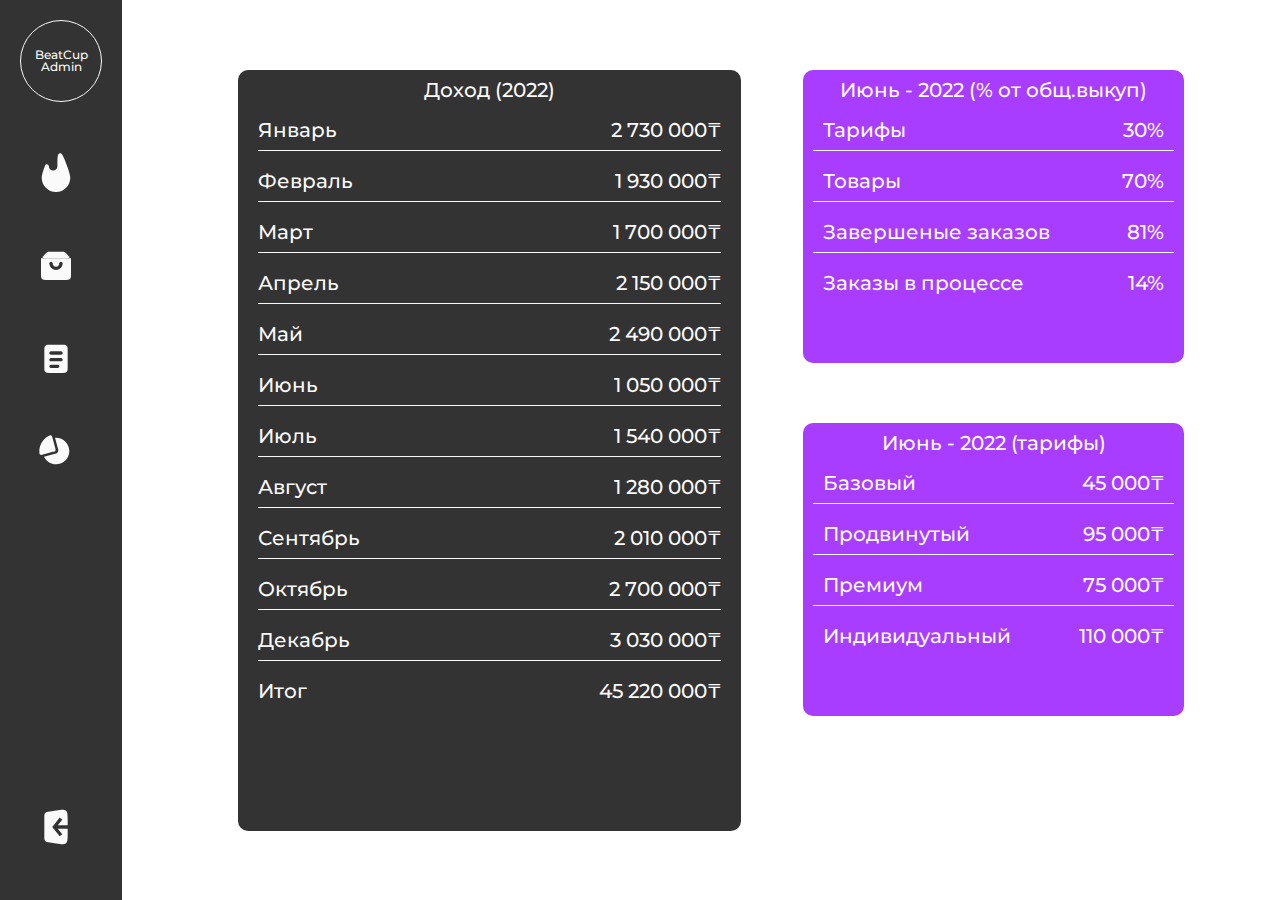
<file: src/projecttwo/public/statistics.html>
<!DOCTYPE html>
<html lang="ru">
  <head>
    <meta charset="UTF-8" />
    <meta name="viewport" content="width=device-width, initial-scale=1.0" />
    <link rel="stylesheet" href="./settings/reset.css" />
    <link rel="stylesheet" href="./style.css" />
    <title>Диплом</title>
  </head>
  <body>
    <div class="container">
      <div class="panel active">
        <div class="upper-block">
          <div class="logo" onclick="openPanel()">
            <div class="circle">
              <p class="BodySmall">BeatCup Admin</p>
            </div>
          </div>
          <div class="links">
            <div class="link">
              <a href="./index.html"> <div class="svg-container">
                <svg
                  width="10"
                  height="14"
                  viewBox="0 0 10 14"
                  xmlns="http://www.w3.org/2000/svg"
                >
                  <path
                    d="M2.5 5.00029C2.5 4.20875 1.44722 3.99895 1.16791 4.73957C0.492283 6.53109 0 8.13374 0 9.00022C0 11.7616 2.23858 14.0002 5 14.0002C7.76142 14.0002 10 11.7616 10 9.00022C10 8.06931 9.43178 6.28866 8.67844 4.33698C7.70257 1.80879 7.21464 0.544691 6.61233 0.476604C6.4196 0.454817 6.20934 0.493988 6.03739 0.583715C5.5 0.864126 5.5 2.24285 5.5 5.00029C5.5 5.82872 4.82843 6.50029 4 6.50029C3.17157 6.50029 2.5 5.82872 2.5 5.00029Z"
                  />
                </svg>
              </div></a>
             

              <a href="./index.html" class="CaptionM">тарифы</a>
            </div>
            <div class="link">
              <a href="./products.html"><div class="svg-container">
                <svg
                  width="24"
                  height="24"
                  viewBox="0 0 24 24"
                  xmlns="http://www.w3.org/2000/svg"
                >
                  <path
                    d="M4 7.41421C4 7.20984 4 7.10765 4.03806 7.01577C4.07612 6.92388 4.14838 6.85162 4.29289 6.70711L5.82843 5.17157C6.40649 4.59351 6.69552 4.30448 7.06306 4.15224C7.4306 4 7.83935 4 8.65685 4H15.3431C16.1606 4 16.5694 4 16.9369 4.15224C17.3045 4.30448 17.5935 4.59351 18.1716 5.17157L19.7071 6.70711C19.8516 6.85162 19.9239 6.92388 19.9619 7.01577C20 7.10765 20 7.20984 20 7.41421V8H4V7.41421Z"
                    stroke-width="2"
                  />
                  <path
                    fill-rule="evenodd"
                    clip-rule="evenodd"
                    d="M21 8H3V17C3 18.8856 3 19.8284 3.58579 20.4142C4.17157 21 5.11438 21 7 21H17C18.8856 21 19.8284 21 20.4142 20.4142C21 19.8284 21 18.8856 21 17V8ZM10 11C10 10.4477 9.55228 10 9 10C8.44772 10 8 10.4477 8 11C8 12.0609 8.42143 13.0783 9.17157 13.8284C9.92172 14.5786 10.9391 15 12 15C13.0609 15 14.0783 14.5786 14.8284 13.8284C15.5786 13.0783 16 12.0609 16 11C16 10.4477 15.5523 10 15 10C14.4477 10 14 10.4477 14 11C14 11.5304 13.7893 12.0391 13.4142 12.4142C13.0391 12.7893 12.5304 13 12 13C11.4696 13 10.9609 12.7893 10.5858 12.4142C10.2107 12.0391 10 11.5304 10 11Z"
                  />
                </svg>
              </div></a>
              

              <a href="./products.html" class="CaptionM">товары</a>
            </div>
            <div class="link">
              <a href="./orders.html">
                <div class="svg-container">
                  <svg
                    width="24"
                    height="24"
                    viewBox="0 0 24 24"
                    xmlns="http://www.w3.org/2000/svg"
                  >
                    <path
                      fill-rule="evenodd"
                      clip-rule="evenodd"
                      d="M5.58579 4.58579C5 5.17157 5 6.11438 5 8V17C5 18.8856 5 19.8284 5.58579 20.4142C6.17157 21 7.11438 21 9 21H15C16.8856 21 17.8284 21 18.4142 20.4142C19 19.8284 19 18.8856 19 17V8C19 6.11438 19 5.17157 18.4142 4.58579C17.8284 4 16.8856 4 15 4H9C7.11438 4 6.17157 4 5.58579 4.58579ZM9 8C8.44772 8 8 8.44772 8 9C8 9.55228 8.44772 10 9 10H15C15.5523 10 16 9.55228 16 9C16 8.44772 15.5523 8 15 8H9ZM9 12C8.44772 12 8 12.4477 8 13C8 13.5523 8.44772 14 9 14H15C15.5523 14 16 13.5523 16 13C16 12.4477 15.5523 12 15 12H9ZM9 16C8.44772 16 8 16.4477 8 17C8 17.5523 8.44772 18 9 18H13C13.5523 18 14 17.5523 14 17C14 16.4477 13.5523 16 13 16H9Z"
                    />
                  </svg>
                </div>
              </a>
              

              <a href="./orders.html" class="CaptionM">Заказы</a>
            </div>
            <div class="link">
              <a href="./statistics.html"><div class="svg-container">
                <svg
                  width="24"
                  height="24"
                  viewBox="0 0 24 24"
                  xmlns="http://www.w3.org/2000/svg"
                >
                  <path
                    fill-rule="evenodd"
                    clip-rule="evenodd"
                    d="M8.51669 4.79613C5.84343 6.09112 4 8.83028 4 12C4 12.1969 4.00711 12.3921 4.0211 12.5855L10.1629 10.9398L8.51669 4.79613ZM11.4148 4.02107L13.1901 10.6463L13.2017 10.6897C13.2517 10.8754 13.3222 11.1373 13.3532 11.3775C13.3922 11.6802 13.4014 12.159 13.1197 12.6469C12.838 13.1348 12.4188 13.3662 12.1371 13.4838C11.9136 13.5771 11.6515 13.647 11.4657 13.6965L11.4223 13.7081L4.79626 15.4836C6.0913 18.1567 8.83039 20 12 20C16.4183 20 20 16.4183 20 12C20 7.58172 16.4183 4 12 4C11.8032 4 11.6081 4.00711 11.4148 4.02107Z"
                  />
                  <path
                    d="M9.92945 4.27259C9.67849 3.33602 9.55302 2.86773 9.12083 2.67286C8.68865 2.47799 8.30723 2.66782 7.54439 3.04748C6.97028 3.33321 6.42361 3.67419 5.91239 4.06647C4.87054 4.8659 3.99636 5.86272 3.33975 7C2.68314 8.13728 2.25696 9.39275 2.08555 10.6947C2.00144 11.3336 1.97948 11.9775 2.01909 12.6176C2.07171 13.4681 2.09803 13.8933 2.48288 14.1701C2.86773 14.447 3.33602 14.3215 4.27259 14.0706L10.0681 12.5176C10.9788 12.2736 11.4342 12.1516 11.6413 11.7929C11.8484 11.4342 11.7264 10.9788 11.4824 10.0681L9.92945 4.27259Z"
                  />
                </svg>
              </div></a>
              

              <a href="./statistics.html" class="CaptionM">Статистика</a>
            </div>
          </div>
        </div>
        <div class="bottom-block">
          <a href="./auth.html">
            <svg
            width="24"
            height="24"
            viewBox="0 0 24 24"
            xmlns="http://www.w3.org/2000/svg"
          >
            <path
              fill-rule="evenodd"
              clip-rule="evenodd"
              d="M8.37905 2.66859L12.0686 2.08881C15.2892 1.58272 16.8995 1.32967 17.9497 2.22779C19 3.12591 19 4.75596 19 8.01607V10.9996H13.0806L15.7809 7.62428L14.2191 6.37489L10.2191 11.3749L9.71938 11.9996L10.2191 12.6243L14.2191 17.6243L15.7809 16.3749L13.0806 12.9996H19V15.9831C19 19.2432 19 20.8733 17.9497 21.7714C16.8995 22.6695 15.2892 22.4165 12.0686 21.9104L8.37905 21.3306C6.76632 21.0771 5.95995 20.9504 5.47998 20.3891C5 19.8279 5 19.0116 5 17.3791V6.6201C5 4.98758 5 4.17132 5.47998 3.61003C5.95995 3.04874 6.76632 2.92202 8.37905 2.66859Z"
            />
          </svg>
          </a>
          
          <a href="./auth.html" class="CaptionM">Выход</a>
        </div>
      </div>
      <div class="content">
        <div class="wrapper-stat">
          <div class="income">
            <p class="BodyM">Доход (2022)</p>
            <div class="block">
              <h3>Январь</h3>
              <h3>2 730 000₸</h3>
            </div>
            <div class="block">
              <h3>Февраль</h3>
              <h3>1 930 000₸</h3>
            </div>
            <div class="block">
              <h3>Март</h3>
              <h3> 1 700 000₸</h3>
            </div>
            <div class="block">
              <h3>Апрель</h3>
              <h3>2 150 000₸</h3>
            </div>
            <div class="block">
              <h3>Май</h3>
              <h3>2 490 000₸</h3>
            </div>
            <div class="block">
              <h3>Июнь</h3>
              <h3>1 050 000₸</h3>
            </div>
            <div class="block">
              <h3>Июль</h3>
              <h3>1 540 000₸</h3>
            </div>
            <div class="block">
              <h3>Август</h3>
              <h3>1 280 000₸</h3>
            </div>
            <div class="block">
              <h3>Сентябрь</h3>
              <h3>2 010 000₸</h3>
            </div>
            <div class="block">
              <h3>Октябрь</h3>
              <h3>2 700 000₸</h3>
            </div>
            <div class="block">
              <h3>Декабрь</h3>
              <h3>3 030 000₸</h3>
            </div>
            <div class="block" id="total">
              <h3>Итог</h3>
              <h3>45 220 000₸</h3>
            </div>
          </div>
          <div class="june">
            <div class="card-inverse">
              <p class="BodyM">Июнь - 2022 (% от общ.выкуп)</p>
              <div class="block">
                  <h3>Тарифы</h3>
                  <h3>30%</h3>
              </div>
              <div class="block">
                <h3>Товары</h3>
                <h3>70%</h3>
              </div>
              <div class="block">
                <h3>Завершеные заказов</h3>
                <h3>81%</h3>
              </div>
              <div class="block last">
                <h3>Заказы в процессе</h3>
                <h3>14%</h3>
              </div>
            </div>
            <div class="card-inverse">
              <p class="BodyM">Июнь - 2022 (тарифы)</p>
              <div class="block">
                  <h3>Базовый</h3>
                  <h3>45 000₸</h3>
              </div>
              <div class="block">
                <h3>Продвинутый</h3>
                <h3>95 000₸</h3>
              </div>
              <div class="block">
                <h3>Премиум</h3>
                <h3>75 000₸</h3>
              </div>
              <div class="block last">
                <h3>Индивидуальный</h3>
                <h3>110 000₸</h3>
              </div>
            </div>
          </div>
        </div>
      </div>

    </div>
    <script src="./panelstate.js"></script>
    <script src="./main.js"></script>
  </body>
</html>
</file>
<file: src/portfolio/style.css>
:root{
  --bg-1: #0b1220;
  --bg-2: #071026;
  --surface: rgba(255,255,255,0.02);
  --card: rgba(255,255,255,0.03);
  --glass: rgba(255,255,255,0.04);
  --accent: #6b7cff;
  --accent-2: #3ab0ff;
  --muted: #9aa4c0;
  --text: #eef2ff;
}
*{box-sizing:border-box}
html,body{height:100%}
body{
  margin:0;
  font-family: Inter, 'Segoe UI', system-ui, -apple-system, 'Helvetica Neue', Arial;
  color:var(--text);
  background: radial-gradient(1200px 400px at 10% 10%, rgba(59,63,148,0.12), transparent), linear-gradient(180deg,var(--bg-1),var(--bg-2));
  -webkit-font-smoothing:antialiased;
  -moz-osx-font-smoothing:grayscale;
  line-height:1.5;
}
.nav{
  display:flex;justify-content:space-between;align-items:center;padding:14px 22px;
  background: linear-gradient(180deg, rgba(255,255,255,0.02), rgba(255,255,255,0.01));
  position:sticky;top:16px;margin:0 16px;border-radius:14px;backdrop-filter:blur(8px);
  box-shadow: 0 8px 30px rgba(2,6,23,0.6), inset 0 1px 0 rgba(255,255,255,0.02);
  z-index:20
}
.nav .logo{font-weight:700;color:var(--accent);text-decoration:none}
.nav__list{display:flex;gap:10px;list-style:none;margin:0;padding:0}
.nav__list a{color:var(--muted);text-decoration:none;padding:8px 12px;border-radius:10px;transition:all .18s ease}
.nav__list a.active,.nav__list a:hover{color:var(--text);background:linear-gradient(90deg,rgba(107,124,255,0.12),rgba(58,176,255,0.06));transform:translateY(-2px);box-shadow:0 6px 18px rgba(11,15,35,0.45)}
.hero{min-height:100vh;display:flex;align-items:center;padding:56px 20px}
.hero__content{display:flex;gap:48px;align-items:center;justify-content:space-between;width:100%;max-width:1100px;margin:0 auto}
.hero__text h1{font-size:48px;margin:0 0 12px;text-shadow:0 6px 18px rgba(43,47,119,0.14)}
.lead{color:var(--muted);max-width:60ch}
.roles{margin:18px 0;color:var(--accent);font-weight:700;background:linear-gradient(90deg, rgba(107,124,255,0.12), transparent);display:inline-block;padding:6px 10px;border-radius:10px}
.btn{display:inline-block;background:linear-gradient(90deg,var(--accent),var(--accent-2));color:#fff;padding:10px 18px;border-radius:12px;text-decoration:none;box-shadow:0 8px 20px rgba(59,63,148,0.18)}
.hero__avatar{border-radius:20px;overflow:hidden;box-shadow:0 20px 50px rgba(2,6,23,0.6);}

.container{max-width:1100px;margin:0 auto;padding:0 20px}
.section{padding:72px 0}
.section h2{margin:0 0 20px;color:var(--accent)}
.skills-grid{display:grid;grid-template-columns:repeat(auto-fit,minmax(240px,1fr));gap:18px}
.skill-card{background:linear-gradient(180deg, rgba(255,255,255,0.02), rgba(255,255,255,0.01));padding:18px;border-radius:14px;box-shadow:0 12px 30px rgba(2,6,23,0.55);border:1px solid rgba(255,255,255,0.02)}
.skill-card h3{margin-top:0}
.skill-list{padding:0;margin:0;list-style:none}
.skill-list li{display:flex;flex-direction:column;padding:10px 0;border-bottom:1px dashed rgba(255,255,255,0.02)}
.bar{background:linear-gradient(180deg, rgba(7,16,34,0.7), rgba(7,16,34,0.5));border-radius:999px;height:12px;overflow:hidden;margin-top:8px;box-shadow:inset 0 -2px 6px rgba(0,0,0,0.6)}
.bar span{display:block;height:100%;background:linear-gradient(90deg,var(--accent),var(--accent-2));width:0;border-radius:999px;transition:width 900ms cubic-bezier(.2,.9,.2,1)}

.timeline{display:flex;flex-direction:column;gap:14px}
.timeline__item{background:linear-gradient(180deg, rgba(255,255,255,0.02), rgba(255,255,255,0.01));padding:18px;border-radius:12px;box-shadow:0 10px 28px rgba(2,6,23,0.5)}

.achievements{columns:1;list-style:none;padding:0;margin:0}
.achievements li{background:linear-gradient(180deg, rgba(255,255,255,0.02), rgba(255,255,255,0.01));padding:14px;margin-bottom:10px;border-radius:12px;box-shadow:0 8px 24px rgba(2,6,23,0.45)}

.projects-grid{display:grid;grid-template-columns:repeat(auto-fit,minmax(240px,1fr));gap:16px}
.project{background:linear-gradient(180deg, rgba(255,255,255,0.02), rgba(255,255,255,0.01));padding:14px;border-radius:12px;transition:transform .25s ease,box-shadow .25s ease}
.project:hover{transform:translateY(-10px);box-shadow:0 30px 60px rgba(2,6,23,0.55)}
.thumb{height:140px;border-radius:10px;background:linear-gradient(135deg, rgba(59,63,148,0.18), rgba(58,176,255,0.06));display:flex;align-items:center;justify-content:center;color:var(--muted);box-shadow:inset 0 -6px 20px rgba(2,6,23,0.45)}

form{display:grid;gap:10px;max-width:560px}
label{display:flex;flex-direction:column}
input,textarea{padding:12px;border-radius:10px;border:1px solid rgba(255,255,255,0.03);background:linear-gradient(180deg, rgba(255,255,255,0.01), rgba(255,255,255,0.005));color:var(--text)}

.footer{text-align:center;padding:28px;color:var(--muted)}

@media(max-width:900px){.hero__content{flex-direction:column;text-align:center}.nav{margin:8px}}

/* small helpers */
.hidden{display:none}

form{display:grid;gap:8px;max-width:520px}
label{display:flex;flex-direction:column}
input,textarea{padding:8px;border-radius:6px;border:1px solid #203040;background:#071020;color:var(--white)}

.footer{text-align:center;padding:20px;color:var(--muted)}

@media(max-width:700px){.hero__content{flex-direction:column;text-align:center}.nav__list{display:none}}

/* small helpers */
.hidden{display:none}
</file>
<file: src/chess/css/style.css>
:root{
  --chess-light:#f0d9b5;
  --chess-dark:#b58863;
  --chess-border: rgba(255,255,255,0.06);
  --chess-shadow: rgba(2,6,23,0.6);
  --move: rgba(34,197,94,0.25);
  --capture: rgba(239,68,68,0.28);
  --select: rgba(107,124,255,0.25);
}

.chess-hero{min-height:auto;padding:40px 20px 20px}
.chess-hero__content{max-width:1100px;margin:0 auto;flex-wrap:wrap;justify-content:center;align-items:flex-start}

.chess-actions{margin-top:14px;display:flex;flex-wrap:wrap;gap:12px;align-items:center}
.chess-hint{min-height:18px}

.chess-boardCard{
  padding:14px;
  border-radius:16px;
  border:1px solid var(--chess-border);
  background:linear-gradient(180deg, rgba(255,255,255,0.02), rgba(255,255,255,0.01));
  box-shadow:0 20px 50px var(--chess-shadow);
  max-width:100%;
  overflow:auto;
}

.chess-grid{
  --cell: clamp(38px, 7.4vw, 70px);
  --label: 26px;
  display:grid;
  grid-template-columns: var(--label) repeat(8, var(--cell));
  grid-template-rows: var(--label) repeat(8, var(--cell));
  gap:0;
  user-select:none;
}

.chess-label{
  display:grid;
  place-items:center;
  font-size:12px;
  color:var(--muted);
  letter-spacing:0.6px;
}

.chess-corner{
  border-radius:10px;
}

.chess-square{
  width:var(--cell);
  height:var(--cell);
  display:grid;
  place-items:center;
  border:1px solid rgba(0,0,0,0.12);
  background:var(--chess-light);
  font-size: calc(var(--cell) * 0.55);
  line-height:1;
  cursor:pointer;
  transition: transform .12s ease, filter .12s ease, box-shadow .12s ease;
}

.chess-square.is-dark{background:var(--chess-dark)}

.chess-square:hover{filter:brightness(0.97)}

.chess-square:focus{outline:none;box-shadow:0 0 0 3px rgba(107,124,255,0.35)}

.chess-square.is-selected{
  box-shadow: inset 0 0 0 3px rgba(255,255,255,0.2), inset 0 0 0 999px var(--select);
}

.chess-square.is-move{
  box-shadow: inset 0 0 0 999px var(--move);
}

.chess-square.is-capture{
  box-shadow: inset 0 0 0 999px var(--capture);
}

.chess-square.is-move::after{
  content:"";
  width: calc(var(--cell) * 0.22);
  height: calc(var(--cell) * 0.22);
  border-radius:999px;
  background: rgba(0,0,0,0.18);
}

.chess-square.is-capture::after{
  content:"";
  width: calc(var(--cell) * 0.70);
  height: calc(var(--cell) * 0.70);
  border-radius:999px;
  border:2px solid rgba(0,0,0,0.28);
}

.chess-piece{filter: drop-shadow(0 8px 16px rgba(0,0,0,0.22));}

.chess-piece.is-black{color:#121012}
.chess-piece.is-white{color:#fff8ea}

@media (max-width: 900px){
  .nav__list{display:flex}
}

@media (max-width: 700px){
  .nav__list{display:none}
}
</file>
<file: src/projectFour/css/style.css>
:root{
  --bg-1:#120f0b;
  --bg-2:#0a0b10;
  --surface: rgba(255, 255, 255, 0.03);
  --card: rgba(255, 255, 255, 0.035);
  --glass: rgba(255, 255, 255, 0.05);
  --accent:#e7c15a;
  --accent-2:#ff9f43;
  --muted:#c7c0b5;
  --text:#fff6e0;
}

body{
  background:
    radial-gradient(680px 320px at 18% 10%, rgba(231, 193, 90, 0.10), transparent 15%),
    radial-gradient(820px 360px at 82% 90%, rgba(255, 159, 67, 0.08), transparent 18%),
    linear-gradient(180deg, var(--bg-2) 0%, #0a0b10 35%, var(--bg-1) 100%);
  background-attachment: fixed;
}

h1,h2,h3{
  letter-spacing: 0.3px;
}

.rpg-hero{min-height:auto;padding:40px 20px 18px}
.rpg-hero__content{max-width:1100px;margin:0 auto}
.rpg-hero__card{padding:16px;background:linear-gradient(180deg, rgba(255,255,255,0.02), rgba(255,255,255,0.01));border:1px solid rgba(255,255,255,0.03)}

.rpg-character{display:flex;flex-direction:column;gap:14px}
.rpg-character__row{display:flex;gap:14px;align-items:center}
.rpg-avatar{width:74px;height:74px;display:block;border-radius:16px;background:rgba(0,0,0,0.2);border:1px solid rgba(255,255,255,0.03)}
.rpg-character__meta{flex:1;min-width:0}
.rpg-character__title{font-weight:800}
.rpg-character__sub{color:var(--muted);font-size:14px}

.rpg-level{display:flex;flex-direction:column;align-items:flex-end;gap:4px}
.rpg-level__label{color:var(--muted);font-weight:700;font-size:12px;letter-spacing:1px}
.rpg-level__value{font-size:44px;line-height:1;font-weight:900;color:var(--accent);text-shadow:0 10px 26px rgba(231,193,90,0.18)}

.rpg-xp{display:flex;flex-direction:column;gap:8px}
.rpg-xp__bar{height:14px;border-radius:999px;overflow:hidden;background:linear-gradient(180deg, rgba(0,0,0,0.35), rgba(0,0,0,0.18));box-shadow:inset 0 0 0 1px rgba(255,255,255,0.03)}
.rpg-xp__fill{height:100%;width:0%;background:linear-gradient(90deg, var(--accent), var(--accent-2));border-radius:999px;transition:width 650ms cubic-bezier(.2,.9,.2,1)}
.rpg-xp__text{display:flex;justify-content:space-between;color:var(--muted);font-size:14px}

.rpg-character__actions{display:flex;gap:10px;flex-wrap:wrap}
.rpg-btn-secondary{background:linear-gradient(90deg, rgba(255,255,255,0.05), rgba(255,255,255,0.02));color:var(--text)}
.rpg-btn-danger{background:linear-gradient(90deg, rgba(255, 79, 79, 0.85), rgba(255, 159, 67, 0.2));color:#fff}

.rpg-form{margin-top:10px}
.rpg-form__message{min-height:18px;color:var(--muted);font-size:14px}
.rpg-fieldset{border:1px solid rgba(255,255,255,0.03);border-radius:12px;padding:12px;background:linear-gradient(180deg, rgba(255,255,255,0.015), rgba(255,255,255,0.01))}
.rpg-fieldset legend{padding:0 8px;color:var(--accent);font-weight:800}

.rpg-difficulty{display:flex;gap:10px;flex-wrap:wrap}
.rpg-pill{display:inline-flex;align-items:center;gap:10px;padding:10px 12px;border-radius:999px;border:1px solid rgba(255,255,255,0.03);background:rgba(0,0,0,0.15);cursor:pointer;user-select:none;transition:transform .15s ease, box-shadow .15s ease}
.rpg-pill input{accent-color: var(--accent)}
.rpg-pill:hover{transform:translateY(-2px);box-shadow:0 10px 26px rgba(0,0,0,0.35)}

.rpg-columns{display:grid;grid-template-columns:1fr 1fr;gap:16px;margin-top:18px}
.rpg-panel{background:linear-gradient(180deg, rgba(255,255,255,0.02), rgba(255,255,255,0.01));border-radius:14px;padding:14px;border:1px solid rgba(255,255,255,0.03);box-shadow:0 12px 30px rgba(2,6,23,0.55)}

.rpg-tasklist{display:flex;flex-direction:column;gap:10px;margin-top:10px}
.rpg-task{display:flex;gap:12px;align-items:flex-start;padding:12px;border-radius:12px;border:1px solid rgba(255,255,255,0.03);background:rgba(0,0,0,0.18);transition:transform .15s ease, opacity .25s ease, background .25s ease}
.rpg-task:hover{transform:translateY(-2px)}
.rpg-task.is-removing{opacity:0;transform:translateY(-6px)}

.rpg-task__main{flex:1;min-width:0}
.rpg-task__title{font-weight:900}
.rpg-task__desc{color:var(--muted);margin-top:2px;white-space:pre-wrap;word-break:break-word}
.rpg-task__meta{display:flex;gap:8px;flex-wrap:wrap;margin-top:8px;align-items:center}

.rpg-badge{display:inline-flex;align-items:center;gap:6px;padding:4px 10px;border-radius:999px;font-size:12px;font-weight:900;border:1px solid rgba(255,255,255,0.04);background:rgba(255,255,255,0.02)}
.rpg-badge--easy{color:#8ff2de}
.rpg-badge--medium{color:#ffd48a}
.rpg-badge--hard{color:#ff9fb1}
.rpg-badge--epic{color:#bda7ff}

.rpg-xpTag{color:var(--accent);font-weight:900}

.rpg-task__actions{display:flex;gap:8px;align-items:center}
.rpg-iconBtn{border:1px solid rgba(255,255,255,0.03);background:rgba(255,255,255,0.02);color:var(--text);border-radius:10px;padding:8px 10px;cursor:pointer;transition:transform .15s ease, box-shadow .15s ease}
.rpg-iconBtn:hover{transform:translateY(-2px);box-shadow:0 10px 24px rgba(0,0,0,0.35)}

.rpg-task.is-completed{opacity:0.8}
.rpg-task.is-completed .rpg-task__title{text-decoration:line-through}

.rpg-empty{padding:10px 0}

.rpg-stats .skill-list li{flex-direction:row;justify-content:space-between;gap:10px}

.rpg-history{display:flex;flex-direction:column;gap:10px}
.rpg-historyItem{padding:10px;border-radius:12px;border:1px solid rgba(255,255,255,0.03);background:rgba(0,0,0,0.14)}
.rpg-historyItem strong{color:var(--text)}
.rpg-historyItem .muted{font-size:12px}

.rpg-toasts{position:fixed;right:16px;bottom:16px;display:flex;flex-direction:column;gap:10px;z-index:50}
.rpg-toast{min-width:240px;max-width:340px;padding:12px 12px;border-radius:14px;border:1px solid rgba(255,255,255,0.04);background:linear-gradient(180deg, rgba(0,0,0,0.55), rgba(0,0,0,0.35));backdrop-filter: blur(8px);box-shadow:0 18px 40px rgba(0,0,0,0.55);animation:rpgToastIn .18s ease-out}
.rpg-toast__title{font-weight:900}
.rpg-toast__body{color:var(--muted);margin-top:2px}
@keyframes rpgToastIn{from{transform:translateY(8px);opacity:.0}to{transform:translateY(0);opacity:1}}

.rpg-modal{position:fixed;inset:0;display:grid;place-items:center;z-index:60}
.rpg-modal.hidden{display:none}
.rpg-modal__backdrop{position:absolute;inset:0;background:rgba(0,0,0,0.6)}
.rpg-modal__card{position:relative;max-width:560px;width:calc(100% - 32px);border-radius:16px;padding:16px;background:linear-gradient(180deg, rgba(16, 22, 33, 0.96), rgba(16, 22, 33, 0.9));border:1px solid rgba(255,255,255,0.04);box-shadow:0 30px 90px rgba(0,0,0,0.75)}
.rpg-modal__actions{display:flex;gap:10px;flex-wrap:wrap;margin-top:6px}

.rpg-avatars{display:flex;gap:10px;flex-wrap:wrap}
.rpg-avatarChoice{display:grid;place-items:center;gap:6px;padding:10px;border-radius:14px;border:1px solid rgba(255,255,255,0.04);background:rgba(0,0,0,0.16);cursor:pointer;transition:transform .15s ease, box-shadow .15s ease}
.rpg-avatarChoice input{accent-color: var(--accent)}
.rpg-avatarChoice:hover{transform:translateY(-2px);box-shadow:0 14px 30px rgba(0,0,0,0.45)}
.rpg-avatarChoice img{border-radius:12px}

.rpg-levelupFlash{animation:rpgLevelUp 650ms ease-out}
@keyframes rpgLevelUp{
  0%{box-shadow:0 0 0 rgba(231,193,90,0)}
  25%{box-shadow:0 0 0 6px rgba(231,193,90,0.20), 0 20px 70px rgba(231,193,90,0.12)}
  100%{box-shadow:0 0 0 rgba(231,193,90,0)}
}

@media (max-width: 900px){
  .rpg-columns{grid-template-columns:1fr}
  .nav__list{display:flex}
}

@media (max-width: 700px){
  .nav__list{display:none}
}
</file>
<file: src/projectone/calculator/assets/css/style.css>
:root{
  --black: #000000;
  --white: #ffffff;
  --red: #8d0c0c;
  --new-red: #ff4f4f;
  --light-red: #fc7575;
  --gray: #000000b3;
}
*{box-sizing: border-box}
body{font-family: 'Montserrat', sans-serif; margin:0; color:var(--black); background:#f7f7f7}
.wrapper{width:75%; margin:0 auto; display:flex; justify-content:space-between; align-items:center}
.site-header{background:linear-gradient(var(--red), var(--new-red)); color:var(--white); padding:18px 0}
.site-header .logo{font-family:'Oswald', sans-serif; font-weight:700; font-size:22px}
.nav a{color:var(--white); text-decoration:none; margin-left:18px}
.main{padding:50px 0}
.title{font-family:'Oswald', sans-serif; font-size:48px; margin:10px 0}
.lead{color:var(--gray); margin-bottom:30px}
.card{background:var(--white); padding:20px; border-radius:6px; box-shadow:0 4px 18px rgba(0,0,0,0.08); display:flex; gap:20px}
.calculator{align-items:flex-start}
.service-list{flex:1}
.summary{width:320px; padding:15px; border-left:1px solid #eee}
.service-row{display:flex; align-items:center; gap:12px; padding:12px 0; border-bottom:1px dotted #e6e6e6}
.service-name{flex:1; font-weight:600}
.price{color:#666; width:120px}
.qty{width:70px; padding:6px}
.controls{margin-top:18px}
.btn{background:linear-gradient(var(--new-red), var(--red)); color:var(--white); border:none; padding:12px 20px; border-radius:6px; font-weight:600; cursor:pointer}
.btn.ghost{background:transparent; border:1px solid var(--red); color:var(--red)}
.total{font-weight:700; margin-top:12px}
#breakdown{max-height:240px; overflow:auto}
@media(max-width:900px){.wrapper{width:92%}.card{flex-direction:column}.summary{width:100%; border-left:none; border-top:1px solid #eee}}
</file>
<file: src/projecttwo/public/style.css>
h1 {
  font-size: 30px;
}

h2 {
  font-size: 25px;
}

h3 {
  font-size: 20px;
}

h4 {
  font-size: 16px;
}

h5 {
  font-size: 12px;
}

.BodyM {
  font-size: 20px;
  font-weight: 500;
}

.BodyL {
  font-size: 20px;
  font-weight: 300;
}

.BodySmall {
  font-size: 12px;
  font-weight: 500;
}

.CaptionM {
  font-size: 16px;
  font-weight: 500;
}

.CaptionL {
  font-size: 16px;
  font-weight: 300;
}

.container {
  display: flex;
  width: 100%;
}

.shadow {
  display: none;
}
.shadow.active {
  display: block;
  position: fixed;
  left: 0;
  top: 0;
  height: 100vh;
  width: 100vw;
  background: #000;
  opacity: 0.5;
  z-index: 10;
}

.btn {
  padding: 15px 100px;
  border-radius: 5px;
  transition: 0.4s;
  border: none;
  font-size: 20px;
  font-family: "Montserrat";
  font-weight: 700;
}
.btn.main {
  background-color: #FFC702;
  color: #333333;
}
.btn.inverse {
  background-color: #A93DFF;
  color: #FAFAFA;
}
.btn.dark {
  background-color: #333333;
  color: #FAFAFA;
}
.btn.light {
  background-color: #FAFAFA;
  color: #333333;
}
.btn:hover {
  cursor: pointer;
}

.panel {
  display: flex;
  flex-direction: column;
  justify-content: space-between;
  background-color: #333333;
  padding: 20px 20px 50px 20px;
}
.panel.active {
  align-items: center;
}
.panel.active .CaptionM {
  display: none;
}
.panel.active .links {
  justify-content: center;
  align-items: center;
}
.panel svg {
  width: 40px;
  height: 40px;
  margin-right: 10px;
  fill: #FAFAFA;
}
.panel a {
  display: block;
  color: #FAFAFA;
  text-transform: capitalize;
  text-decoration: none;
  transition: 0.4s;
}
.panel .upper-block {
  display: flex;
  flex-direction: column;
  align-items: center;
  justify-content: center;
  gap: 50px;
}
.panel .upper-block .logo {
  display: flex;
  justify-content: center;
  align-items: center;
}
.panel .upper-block .logo .circle {
  border-radius: 100%;
  width: 80px;
  height: 80px;
  background-color: transparent;
  border: 1px solid #FAFAFA;
  display: flex;
  justify-content: center;
  align-items: center;
  flex-direction: column;
}
.panel .upper-block .logo .circle:hover {
  cursor: pointer;
}
.panel .upper-block .logo .circle p {
  text-align: center;
  color: #FAFAFA;
  user-select: none;
}
.panel .upper-block .links {
  display: flex;
  flex-direction: column;
  justify-content: center;
  gap: 50px;
  width: 100%;
}
.panel .upper-block .links .link {
  display: flex;
  align-items: center;
}
.panel .upper-block .links .link:hover {
  cursor: pointer;
}
.panel .upper-block .links .link:hover svg {
  fill: #FFC702;
}
.panel .upper-block .links .link:hover a {
  color: #FFC702;
}
.panel .bottom-block {
  display: flex;
  justify-content: flex-start;
  align-items: center;
}
.panel .bottom-block:hover a {
  color: #FFC702;
}
.panel .bottom-block:hover svg {
  fill: #FFC702;
}

.content {
  display: flex;
  flex: 1;
  flex-direction: column;
  justify-content: center;
  align-items: center;
}
.content .wrapper {
  width: 90%;
  margin: 0 auto;
}
.content .wrapper .text-container {
  display: flex;
  justify-content: flex-end;
  margin-bottom: 10px;
}
.content .wrapper .text-container input:not([type=button]) {
  border-radius: 10px;
  width: 90%;
  margin-right: 10px;
  border: 1px solid #D4D4D4;
  font-family: "Montserrat";
  padding: 15px 10px;
  font-size: 20px;
  font-weight: 500;
}
.content .wrapper .table-container {
  width: 100%;
  display: flex;
  flex-direction: column;
}
.content .wrapper .table-container .row {
  display: flex;
  justify-content: center;
  align-items: center;
}
.content .wrapper .table-container .row .col {
  display: flex;
  justify-content: center;
  align-items: center;
  width: 100%;
  height: 100%;
  padding: 25px 50px;
  border: 1px solid #333333;
  border-top: none;
  border-right: none;
  text-align: center;
}
.content .wrapper .table-container .row .col .square {
  display: flex;
  justify-content: center;
  align-items: center;
  width: 30px;
  height: 30px;
  border-radius: 5px;
}
.content .wrapper .table-container .row .col .square.pen {
  background-color: #FFC702;
  margin-right: 10px;
}
.content .wrapper .table-container .row .col .square.trash {
  background-color: #FF5C16;
}
.content .wrapper .table-container .row .col .square.trash svg {
  fill: #FAFAFA;
  stroke: #FAFAFA;
}
.content .wrapper .table-container .row .col .square:hover {
  cursor: pointer;
}
.content .wrapper .table-container .row .col.action {
  padding: 20px 50px;
}
.content .wrapper .table-container .row .col.bd-r {
  border-right: 1px solid #333333;
}
.content .wrapper .table-container .row .col.title {
  background-color: #333333;
}
.content .wrapper .table-container .row .col.title h3 {
  color: #FAFAFA;
}
.content .wrapper .table-container .row .col.rc-l {
  border-radius: 10px 0 0 0;
}
.content .wrapper .table-container .row .col.rc-r {
  border-radius: 0 10px 0 0;
}

.modal {
  display: none;
}
.modal.active {
  display: flex;
  flex-direction: column;
  justify-content: space-between;
  align-items: center;
  width: 25%;
  border-radius: 20px;
  padding: 20px;
  position: fixed;
  top: 20%;
  left: 37%;
  z-index: 100;
  background-color: #FAFAFA;
}
.modal.active.delete {
  top: 40%;
  width: 24%;
}
.modal.active.delete .top {
  margin-bottom: 0;
}
.modal.active input[type=text] {
  padding: 15px;
  width: 94%;
  height: 100%;
  font-size: 20px;
  border-radius: 10px;
  border: 1px solid #8B8B8B;
  margin-bottom: 15px;
  font-family: "Montserrat";
  font-weight: 500;
}
.modal.active input[type=text]:focus {
  border: 1px solid #FAFAFA;
}
.modal.active .top {
  display: flex;
  flex-direction: column;
  align-items: center;
  justify-content: center;
  width: 100%;
  margin-bottom: 130px;
}
.modal.active .top h3 {
  margin-bottom: 30px;
  line-height: 24px;
}
.modal.active .top .price {
  width: 94%;
  background-color: #D4D4D4;
  border-radius: 10px;
  padding: 15px;
  text-align: center;
}
.modal.active .bot {
  width: 100%;
  display: flex;
  justify-content: space-between;
  align-items: center;
}
.modal.active .bot .btn {
  padding: 15px 65px;
}

.content .wrapper .table-container.products .col {
  padding: 15px 50px;
}
.content .wrapper .table-container.products .col.title {
  padding: 25px 50px;
}
.content .wrapper .table-container.products .col.price {
  height: 49px;
}
.content .wrapper .table-container.products .col.action {
  height: 39px;
}
.content .wrapper .table-container.products .col.name {
  text-align: start;
  line-height: 24px;
  justify-content: flex-start;
}
.content .wrapper .table-container.products .col.name h3 {
  height: 49px;
}

#modalFormProducts.active {
  top: 30%;
}
#modalFormProducts.active .top {
  margin-bottom: 15px;
}

#table_edit_products.active {
  top: 30%;
}
#table_edit_products.active .top {
  margin-bottom: 10px;
}
#table_edit_products.active .top textarea {
  padding: 15px;
  width: 94%;
  height: 100%;
  font-size: 20px;
  border-radius: 10px;
  border: 1px solid #8B8B8B;
  margin-bottom: 15px;
  font-family: "Montserrat";
  font-weight: 500;
  resize: none;
}
#table_edit_products.active .top textarea:focus {
  border: 1px solid #FAFAFA;
}

label {
  position: relative;
  display: inline-block;
}
label svg {
  position: absolute;
  top: 32%;
  right: -1160px;
  stroke: #D4D4D4;
}

.content .wrapper .table-container.orders .col .block-edit {
  display: flex;
  justify-content: center;
  align-items: center;
}
.content .wrapper .table-container.orders .col .list {
  display: none;
  width: 100%;
}
.content .wrapper .table-container.orders .col .list .block {
  width: 100%;
  position: relative;
  display: flex;
  justify-content: space-between;
  align-items: center;
  border: 1px solid #333333;
  padding: 10px;
}
.content .wrapper .table-container.orders .col .list .block:hover {
  cursor: pointer;
}
.content .wrapper .table-container.orders .col .list .block h3 {
  user-select: none;
}
.content .wrapper .table-container.orders .col .list .p-block {
  position: absolute;
  display: none;
  flex-direction: column;
  justify-content: center;
  align-items: center;
  margin-top: 40px;
  background-color: #333333;
  width: 15.1%;
}
.content .wrapper .table-container.orders .col .list .p-block p {
  user-select: none;
  width: 80%;
  padding: 10px;
  color: #FAFAFA;
  border-bottom: 1px solid #FAFAFA;
}
.content .wrapper .table-container.orders .col .list .p-block p:hover {
  cursor: pointer;
}
.content .wrapper .table-container.orders .col .list .p-block :last-child {
  border-bottom: none;
}
.content .wrapper .table-container.orders .col.d {
  height: 39px;
}
.content .wrapper .table-container.orders .col.s {
  height: 49px;
}
.content .wrapper .table-container.orders .col.n {
  height: 90px;
}
.content .wrapper .table-container.orders .col.o {
  height: 100px;
}
.content .wrapper .table-container.orders .col.j {
  display: flex;
  flex-direction: column;
  height: 110px;
}
.content .wrapper .table-container.orders .col.k {
  height: 120px;
}
.content .wrapper .table-container.orders .col #mb {
  margin-bottom: 10px;
}
.content .wrapper .table-container.orders .col.position {
  display: flex;
  flex-direction: column;
  text-align: start;
}
.content .wrapper .table-container.orders .col.position :nth-child(1) {
  margin-bottom: 10px;
}
.content .wrapper .table-container.orders .col.order h3 {
  margin-right: 10px;
}

.content .wrapper-stat {
  display: flex;
  justify-content: space-between;
  width: 80%;
}
.content .wrapper-stat .income {
  background-color: #333333;
  border-radius: 10px;
  padding: 10px 20px;
  width: 50%;
  padding-bottom: 120px;
}
.content .wrapper-stat .income #total {
  border-bottom: none;
  margin-bottom: 0;
}
.content .wrapper-stat .income p {
  text-align: center;
  color: #FAFAFA;
  margin-bottom: 10px;
}
.content .wrapper-stat .income .block {
  display: flex;
  justify-content: space-between;
  align-items: center;
  border-bottom: 1px solid #FAFAFA;
  padding: 10px 0;
  margin-bottom: 10px;
}
.content .wrapper-stat .income .block h3 {
  color: #FAFAFA;
}
.content .wrapper-stat .june {
  display: flex;
  flex-direction: column;
  width: 39%;
}
.content .wrapper-stat .june .card-inverse {
  width: 100%;
  background-color: #A93DFF;
  border-radius: 10px;
  padding: 10px;
  padding-bottom: 50px;
  margin-bottom: 60px;
}
.content .wrapper-stat .june .card-inverse:last-child {
  margin-bottom: 0;
}
.content .wrapper-stat .june .card-inverse p {
  text-align: center;
  color: #FAFAFA;
  margin-bottom: 10px;
}
.content .wrapper-stat .june .card-inverse .block {
  display: flex;
  justify-content: space-between;
  align-items: center;
  padding: 10px;
  border-bottom: 1px solid #FAFAFA;
  margin-bottom: 10px;
}
.content .wrapper-stat .june .card-inverse .block h3 {
  color: #FAFAFA;
}
.content .wrapper-stat .june .card-inverse .block.last {
  border-bottom: none;
}

.auth {
  background-color: #00CA69;
  display: flex;
  flex-direction: column;
  justify-content: center;
  align-items: center;
  width: 100%;
}
.auth .auth-logo {
  position: absolute;
  top: 50px;
}
.auth .auth-logo .circle {
  display: flex;
  justify-content: center;
  align-items: center;
  width: 200px;
  height: 200px;
  border: 4px solid #FAFAFA;
  background-color: transparent;
  border-radius: 100%;
}
.auth .auth-logo h1 {
  color: #FAFAFA;
  text-align: center;
}
.auth .modal-auth {
  padding: 20px;
  background-color: #FAFAFA;
  border-radius: 20px;
  width: 27%;
}
.auth .modal-auth .top {
  display: flex;
  flex-direction: column;
  align-items: center;
  justify-content: center;
  margin-bottom: 50px;
}
.auth .modal-auth .btn.inverse {
  width: 100%;
}
.auth .modal-auth input:not([type=button]) {
  padding: 10px;
  width: 94%;
  height: 100%;
  font-size: 20px;
  border-radius: 10px;
  border: 1px solid #8B8B8B;
  margin-bottom: 15px;
  font-family: "Montserrat";
  font-weight: 500;
}
.auth .modal-auth input:not([type=button]):focus {
  border: 1px solid #FAFAFA;
}
.auth .modal-auth h3 {
  text-align: center;
  color: #333333;
  margin-bottom: 30px;
  font-weight: 700;
}

/*# sourceMappingURL=style.css.map */
</file>
